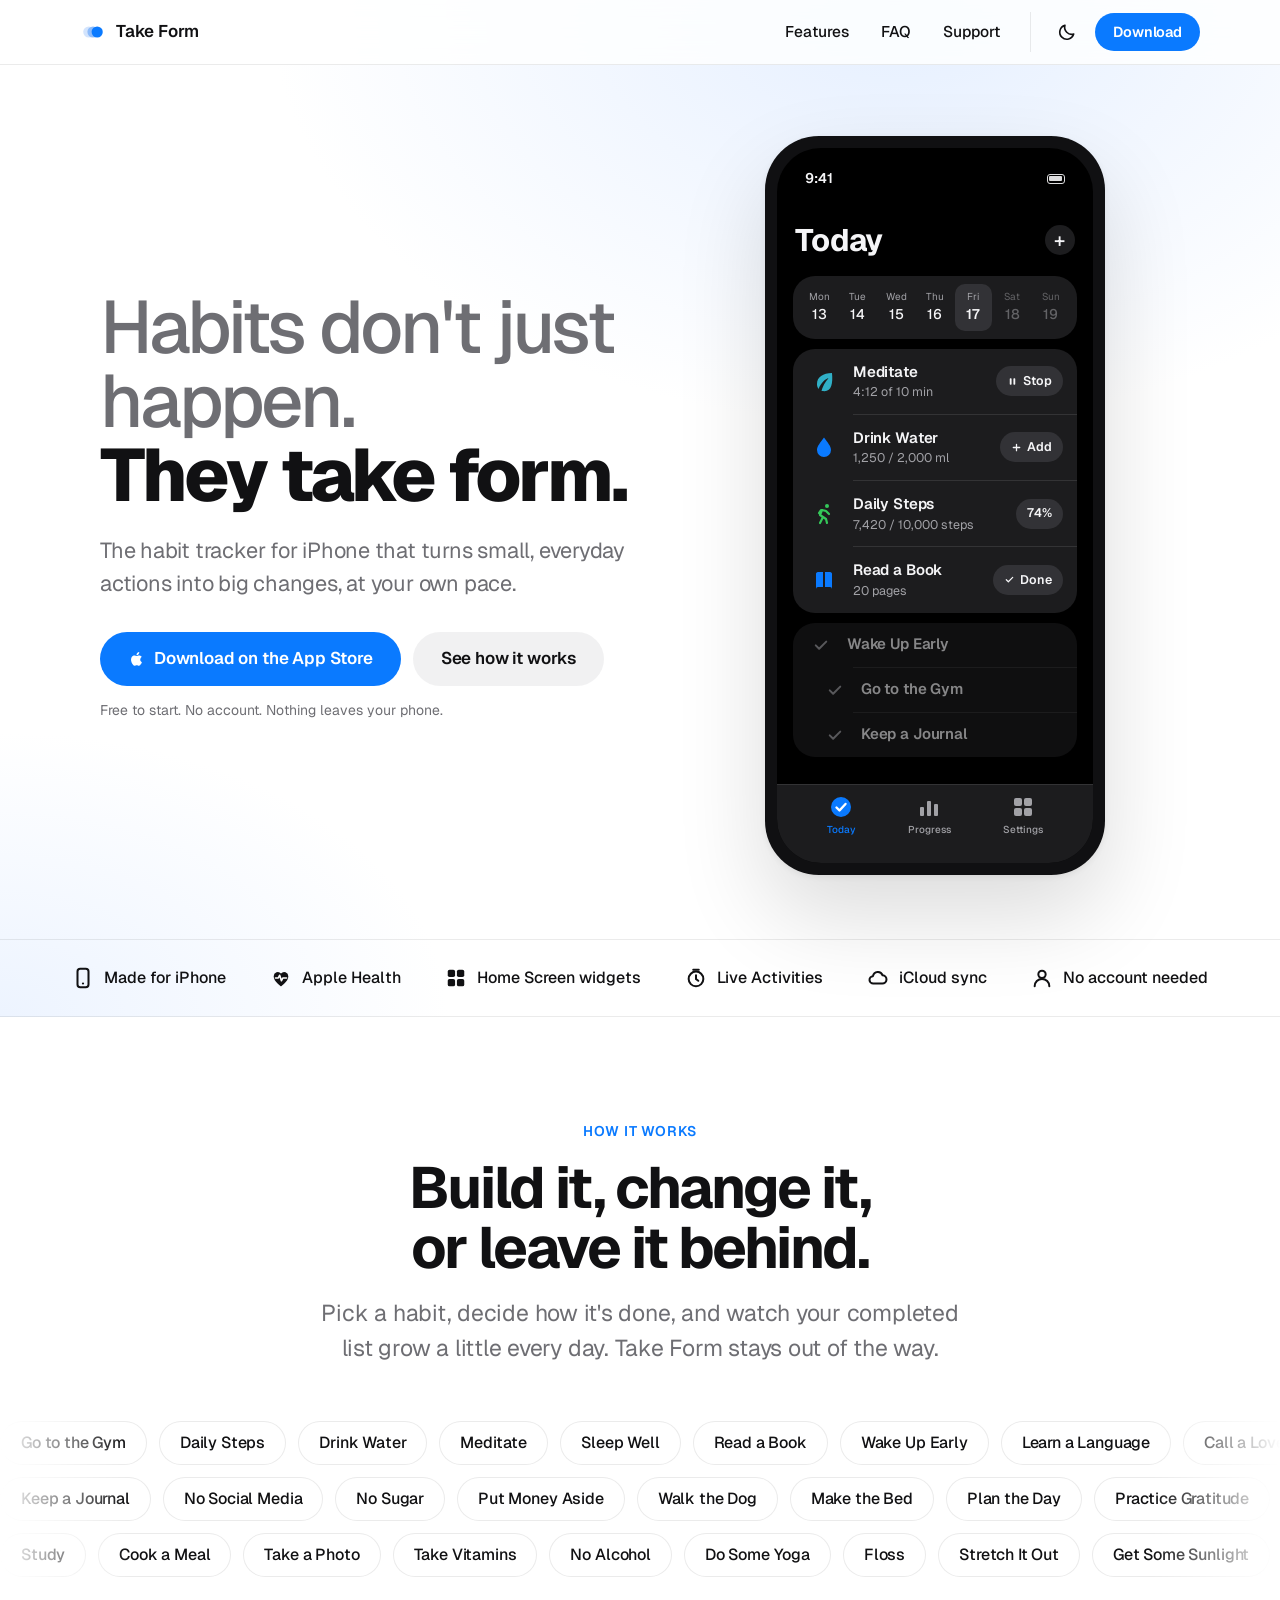
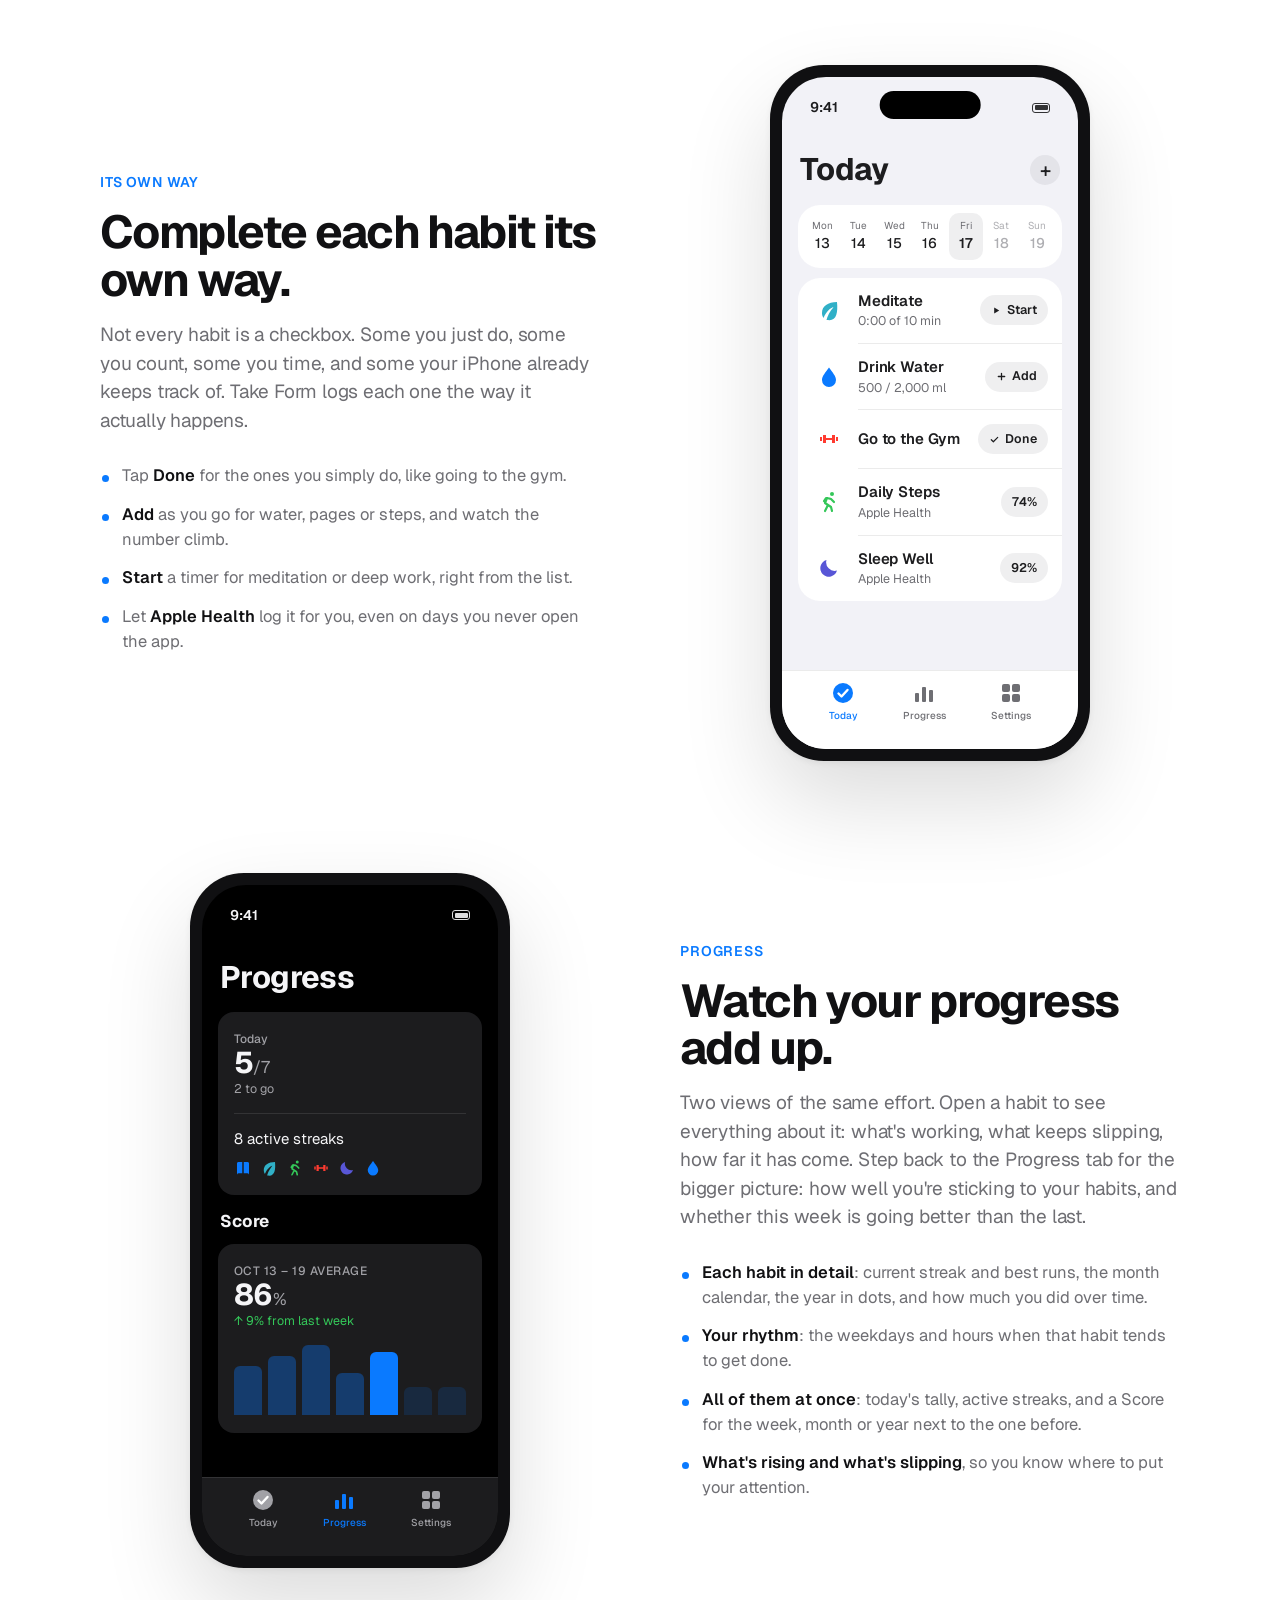
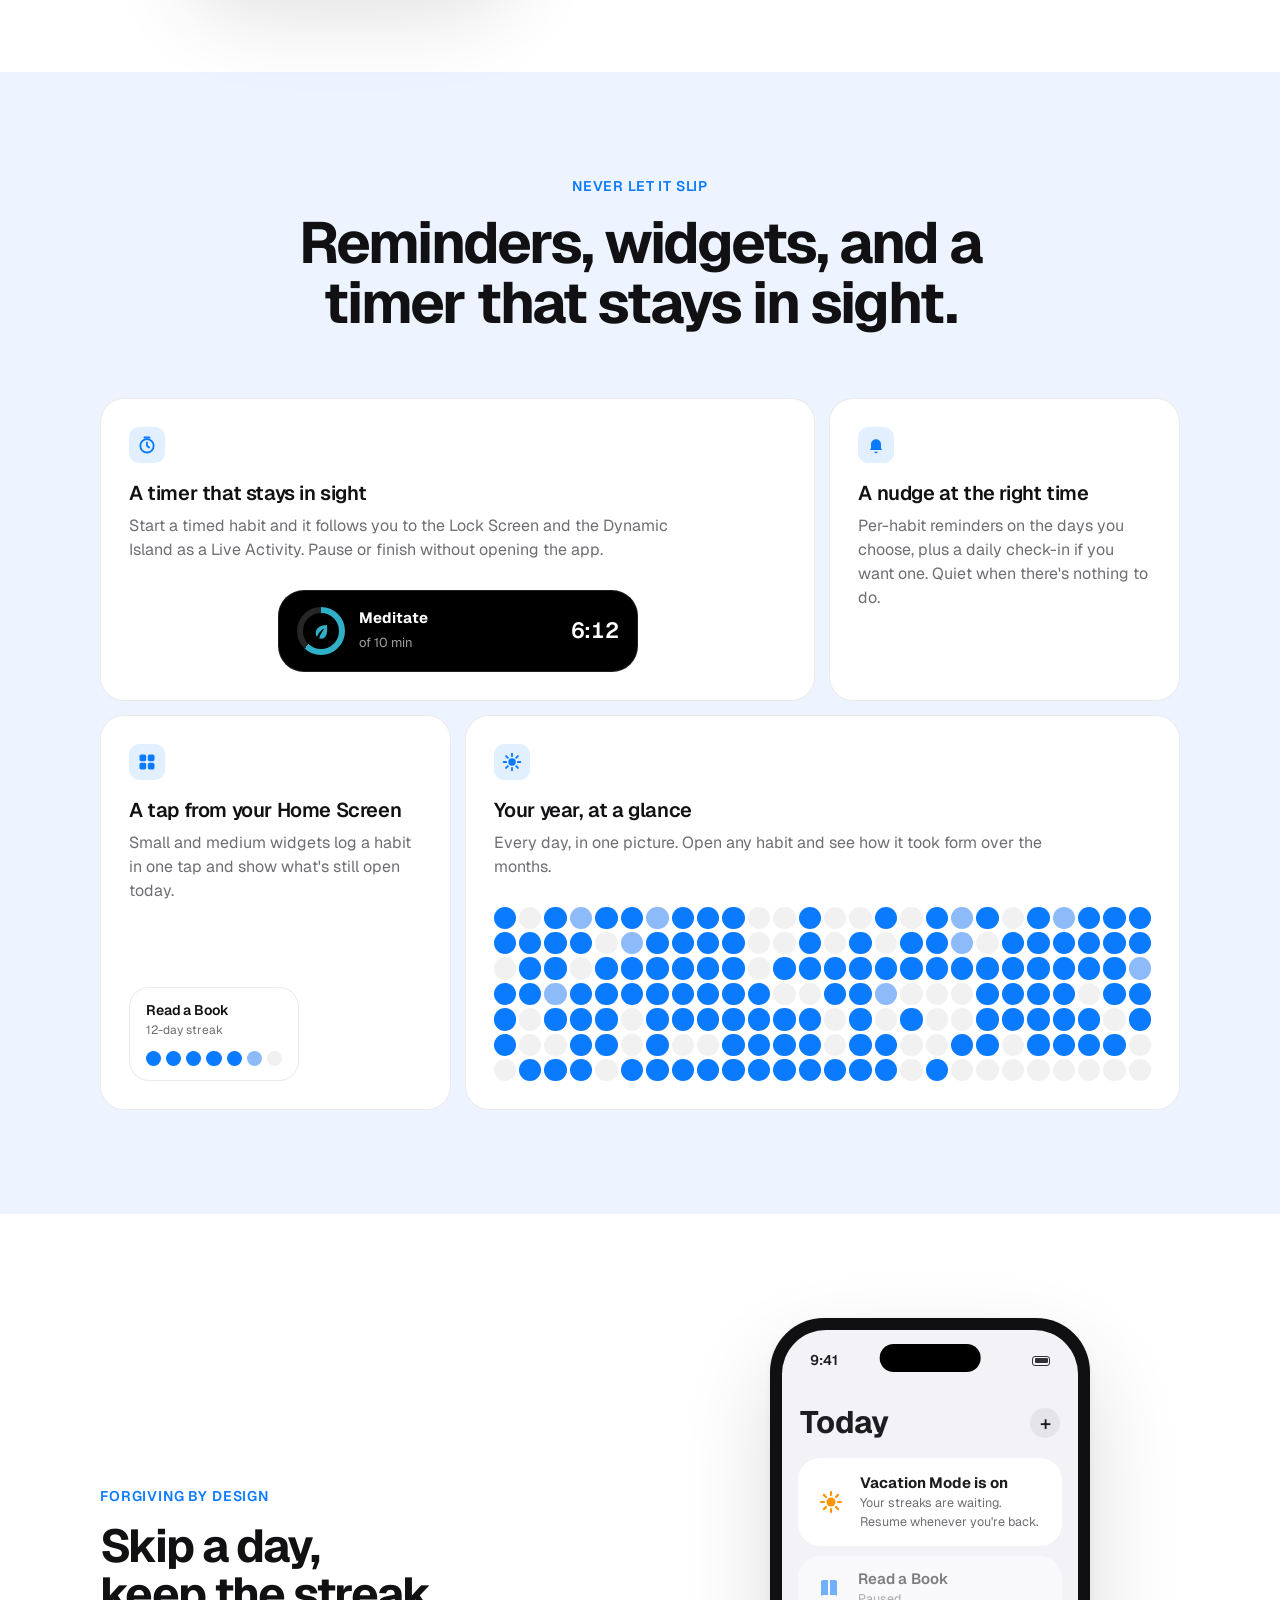
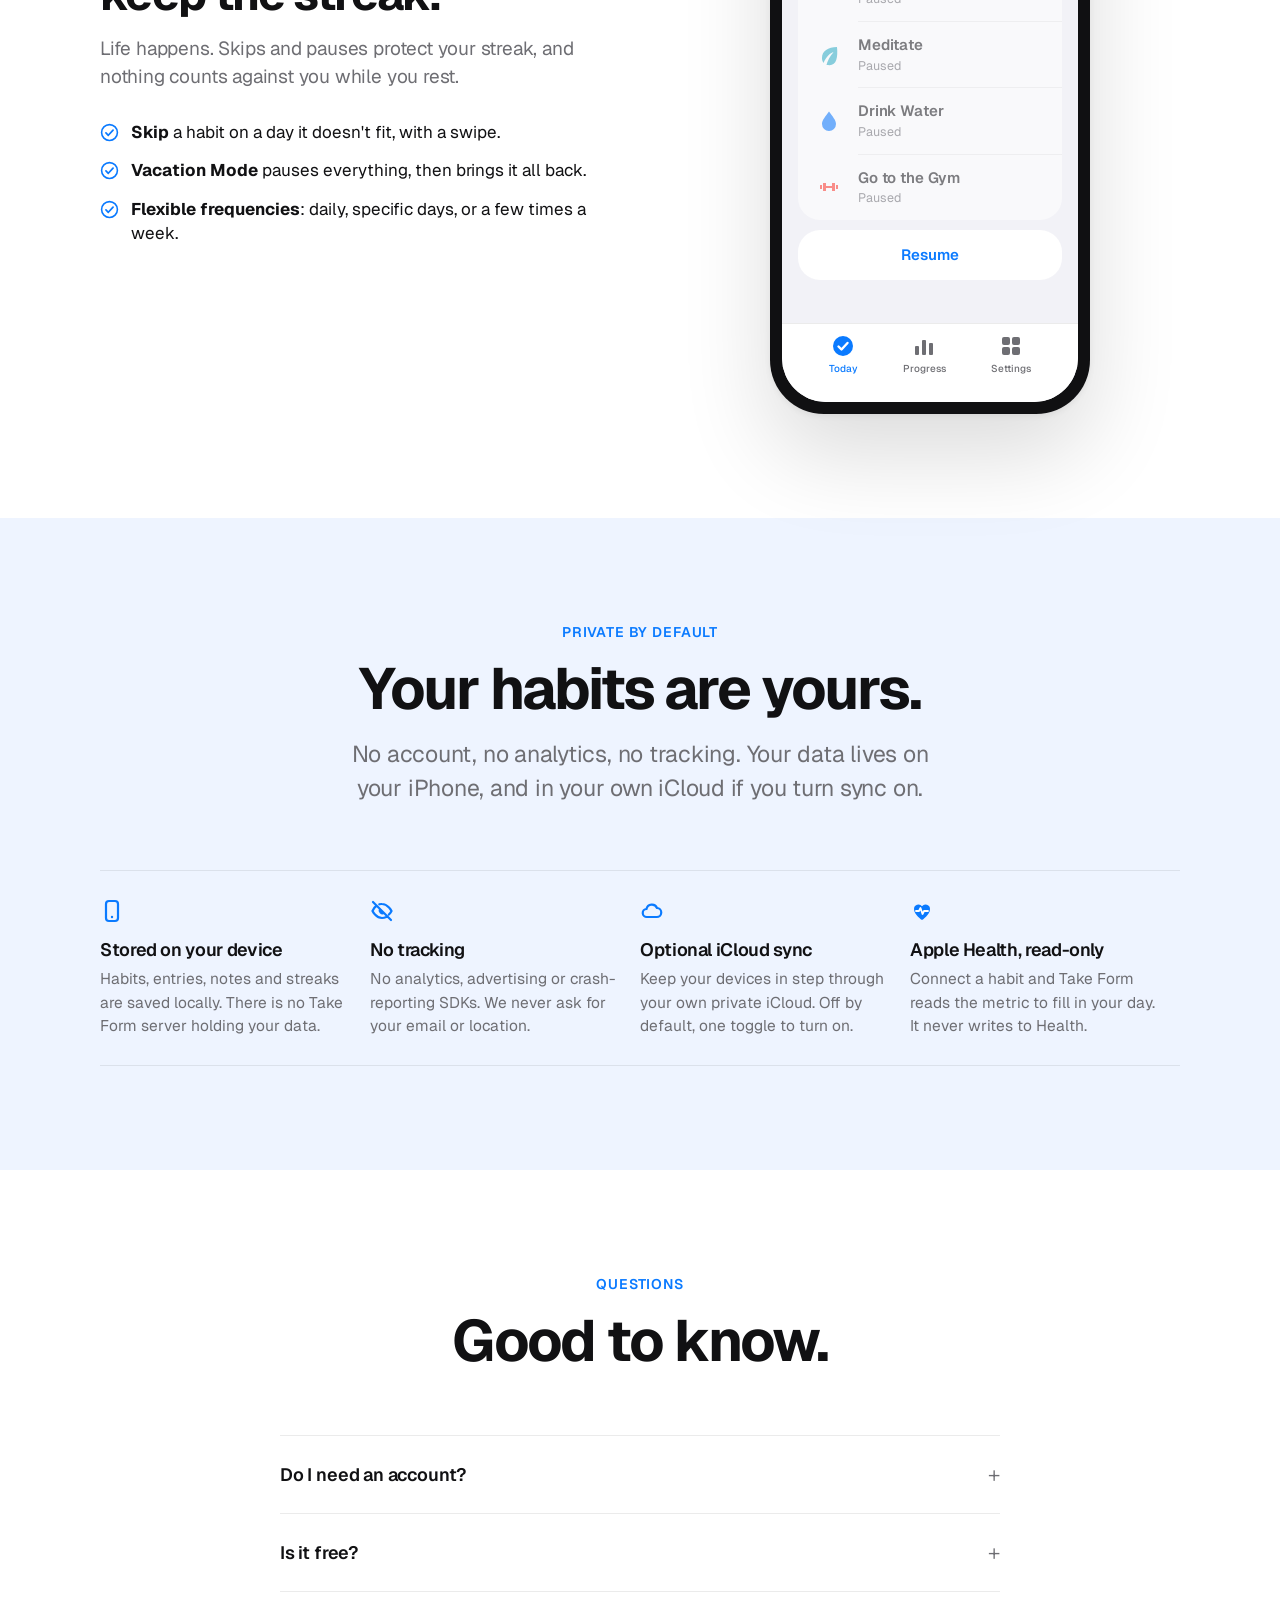
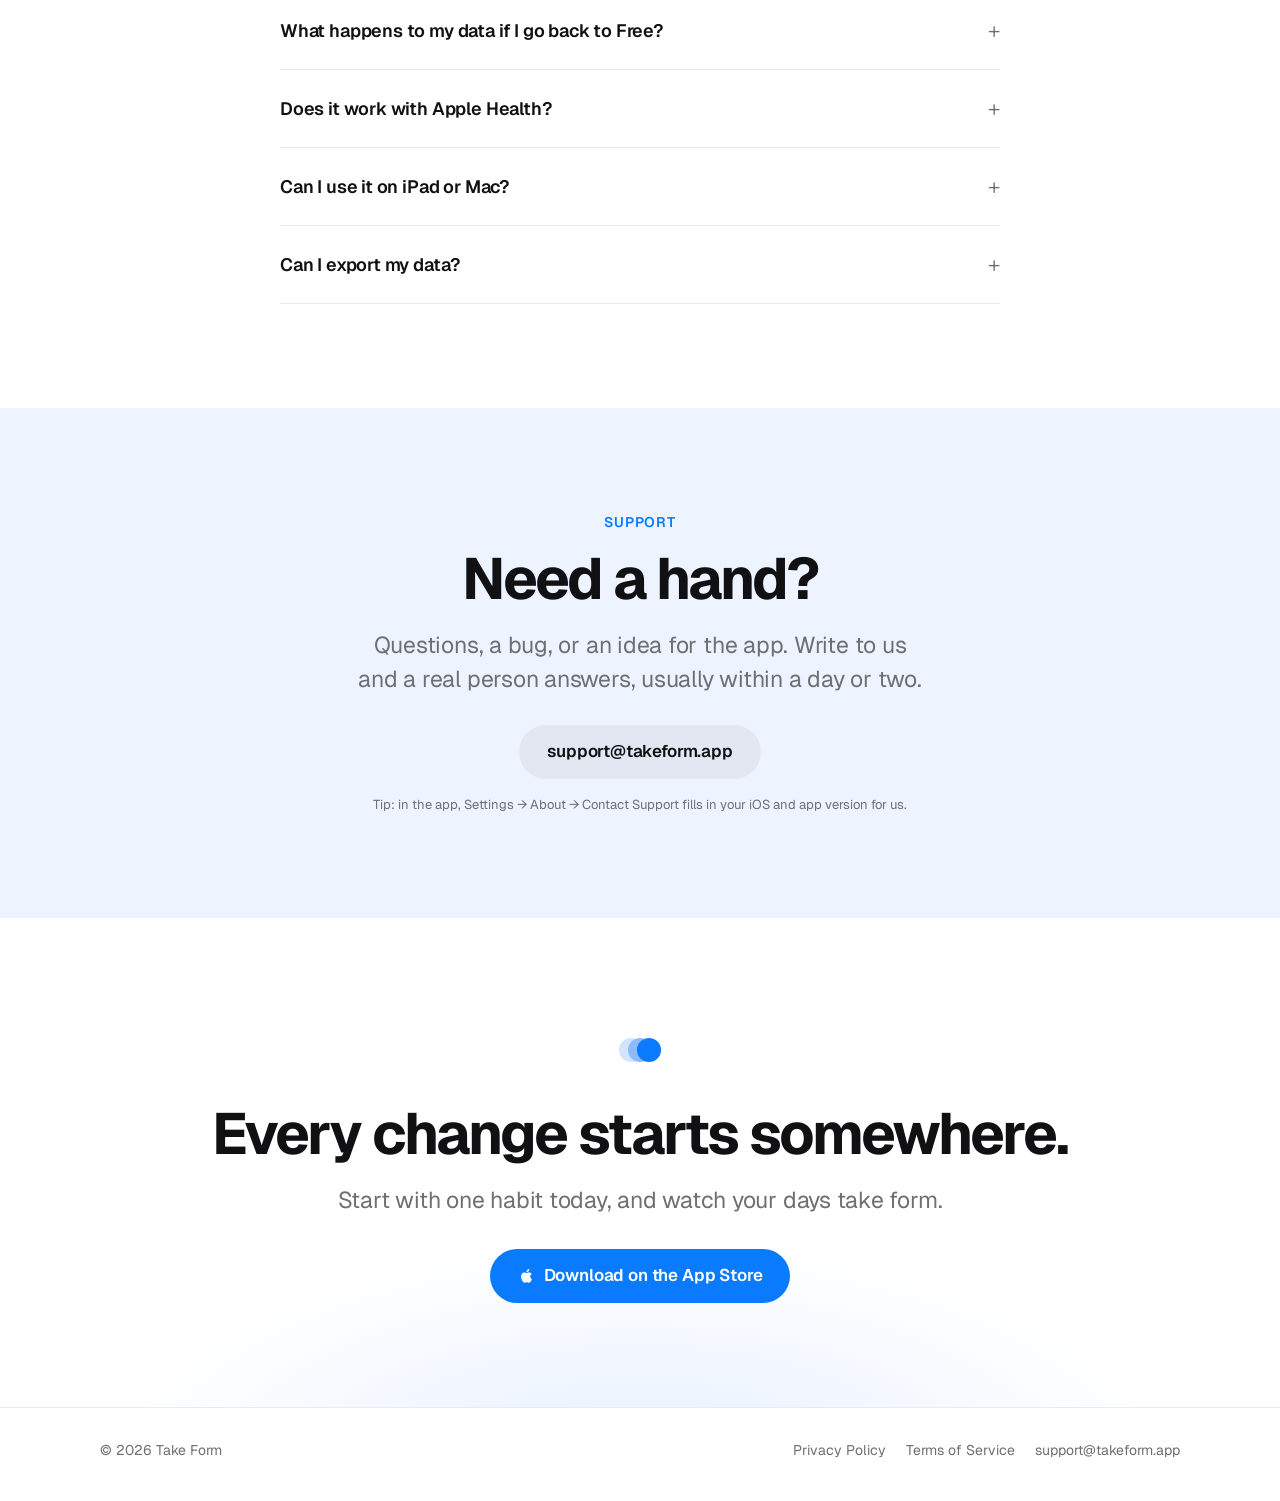
<file: index.html>
<!DOCTYPE html>
<html lang="en">
<head>
  <meta charset="UTF-8">
  <meta name="viewport" content="width=device-width, initial-scale=1.0">
  <title>Take Form — Habit tracker, streaks &amp; stats</title>
  <meta name="description" content="Habits don't just happen. They take form. Take Form is a habit tracker for iPhone that helps you make big changes through small, everyday actions, at your own pace.">
  <meta name="theme-color" content="#ffffff" media="(prefers-color-scheme: light)">
  <meta name="theme-color" content="#000000" media="(prefers-color-scheme: dark)">
  <meta property="og:title" content="Take Form — Habit tracker, streaks &amp; stats">
  <meta property="og:description" content="Habits don't just happen. They take form. Small, everyday actions, at your own pace.">
  <meta property="og:type" content="website">
  <meta property="og:image" content="assets/og.png">
  <meta name="twitter:card" content="summary_large_image">
  <link rel="icon" href="assets/icon.svg" type="image/svg+xml">
  <link rel="apple-touch-icon" href="assets/icon.svg">
  <link rel="preconnect" href="https://fonts.googleapis.com">
  <link rel="preconnect" href="https://fonts.gstatic.com" crossorigin>
  <link rel="stylesheet" href="https://fonts.googleapis.com/css2?family=Geist:wght@400;500;600;700;800&display=swap">
  <link rel="stylesheet" href="assets/site.css?v=1792449239">
</head>
<body>

<svg width="0" height="0" style="position:absolute" aria-hidden="true">
  <defs>
    <symbol id="discs" viewBox="0 0 1024 1024">
      <circle cx="347" cy="512" r="220" fill="var(--disc-1)"/>
      <circle cx="512" cy="512" r="220" fill="var(--disc-2)"/>
      <circle cx="677" cy="512" r="220" fill="var(--blue)"/>
    </symbol>
    <symbol id="check" viewBox="0 0 24 24"><path d="M5 12.5l4.5 4.5L19 7.5" fill="none" stroke="currentColor" stroke-width="2.6" stroke-linecap="round" stroke-linejoin="round"/></symbol>
    <symbol id="check-circle" viewBox="0 0 24 24"><circle cx="12" cy="12" r="10" fill="currentColor"/><path d="M7.5 12.5l3 3 6-6.5" fill="none" stroke="#fff" stroke-width="2.4" stroke-linecap="round" stroke-linejoin="round"/></symbol>
    <symbol id="lock" viewBox="0 0 24 24"><rect x="5" y="10.5" width="14" height="10" rx="2.5" fill="currentColor"/><path d="M8 10.5V8a4 4 0 018 0v2.5" fill="none" stroke="currentColor" stroke-width="2.2"/></symbol>
    <symbol id="infinity" viewBox="0 0 24 24"><path d="M6.5 8.5c-2 0-3.5 1.6-3.5 3.5s1.5 3.5 3.5 3.5c3 0 5-7 11-7 2 0 3.5 1.6 3.5 3.5s-1.5 3.5-3.5 3.5c-3 0-5-7-11-7z" fill="none" stroke="currentColor" stroke-width="2.2" stroke-linecap="round"/></symbol>
    <symbol id="play" viewBox="0 0 24 24"><path d="M7 5.5v13l11-6.5z" fill="currentColor"/></symbol>
    <symbol id="plus" viewBox="0 0 24 24"><path d="M12 5v14M5 12h14" fill="none" stroke="currentColor" stroke-width="2.8" stroke-linecap="round"/></symbol>
    <symbol id="book" viewBox="0 0 24 24"><path d="M4 5.5A2 2 0 016 4h5v15H6a2 2 0 00-2 2zM20 5.5A2 2 0 0018 4h-5v15h5a2 2 0 012 2z" fill="currentColor"/></symbol>
    <symbol id="drop" viewBox="0 0 24 24"><path d="M12 2.5c3.5 5 7 8.5 7 12.5a7 7 0 01-14 0c0-4 3.5-7.5 7-12.5z" fill="currentColor"/></symbol>
    <symbol id="moon" viewBox="0 0 24 24"><path d="M20 14.5A8.5 8.5 0 019.5 4a8.5 8.5 0 1010.5 10.5z" fill="currentColor"/></symbol>
    <symbol id="run" viewBox="0 0 24 24"><circle cx="15" cy="4" r="2" fill="currentColor"/><path d="M8 21l3-6-3-2 2-5 4 1 3 3M11 15l3 2 1 4M7 11l2-3 4 .5" fill="none" stroke="currentColor" stroke-width="2.2" stroke-linecap="round" stroke-linejoin="round"/></symbol>
    <symbol id="dumbbell" viewBox="0 0 24 24"><path d="M3 10h2v4H3zM19 10h2v4h-2zM6 8h3v8H6zM15 8h3v8h-3zM9 11h6v2H9z" fill="currentColor"/></symbol>
    <symbol id="leaf" viewBox="0 0 24 24"><path d="M20 4c-9 0-15 4-15 11 0 2 .5 3.5 1.5 5 3-7 7-10 10-11-2 3-5 6-7 13 1 0 2 .2 3 .2 7 0 8.5-8 7.5-18.2z" fill="currentColor"/></symbol>
    <symbol id="heart" viewBox="0 0 24 24"><path d="M12 21s-8-5-8-11a4.5 4.5 0 018-2.8A4.5 4.5 0 0120 10c0 6-8 11-8 11z" fill="currentColor"/></symbol>
    <symbol id="bell" viewBox="0 0 24 24"><path d="M6 16V11a6 6 0 0112 0v5l1.5 2h-15zM10 20a2 2 0 004 0" fill="currentColor"/></symbol>
    <symbol id="chart" viewBox="0 0 24 24"><rect x="3" y="12" width="4" height="9" rx="1" fill="currentColor"/><rect x="10" y="6" width="4" height="15" rx="1" fill="currentColor"/><rect x="17" y="9" width="4" height="12" rx="1" fill="currentColor"/></symbol>
    <symbol id="grid" viewBox="0 0 24 24"><rect x="3" y="3" width="8" height="8" rx="2" fill="currentColor"/><rect x="13" y="3" width="8" height="8" rx="2" fill="currentColor"/><rect x="3" y="13" width="8" height="8" rx="2" fill="currentColor"/><rect x="13" y="13" width="8" height="8" rx="2" fill="currentColor"/></symbol>
    <symbol id="timer" viewBox="0 0 24 24"><circle cx="12" cy="13" r="8" fill="none" stroke="currentColor" stroke-width="2.2"/><path d="M12 9v4l2.5 2M9 3h6" fill="none" stroke="currentColor" stroke-width="2.2" stroke-linecap="round"/></symbol>
    <symbol id="pause" viewBox="0 0 24 24"><rect x="6" y="5" width="4" height="14" rx="1.5" fill="currentColor"/><rect x="14" y="5" width="4" height="14" rx="1.5" fill="currentColor"/></symbol>
    <symbol id="sun" viewBox="0 0 24 24"><circle cx="12" cy="12" r="4.5" fill="currentColor"/><path d="M12 2v3M12 19v3M2 12h3M19 12h3M4.9 4.9l2.1 2.1M17 17l2.1 2.1M4.9 19.1L7 17M17 7l2.1-2.1" stroke="currentColor" stroke-width="2.2" stroke-linecap="round"/></symbol>
    <symbol id="iphone" viewBox="0 0 24 24"><rect x="6" y="2" width="12" height="20" rx="3" fill="none" stroke="currentColor" stroke-width="2.2"/><circle cx="12" cy="18" r="1.2" fill="currentColor"/></symbol>
    <symbol id="cloud" viewBox="0 0 24 24"><path d="M7 18a4 4 0 01-.5-8A5.5 5.5 0 0117 9a4.5 4.5 0 01-.5 9z" fill="currentColor"/></symbol>
    <symbol id="eye-off" viewBox="0 0 24 24"><path d="M3 3l18 18M10 10a3 3 0 004 4M6.5 6.7C4 8.3 2.5 12 2.5 12s3.5 7 9.5 7c1.6 0 3-.4 4.3-1M9.3 5.3A9 9 0 0112 5c6 0 9.5 7 9.5 7s-.9 1.8-2.6 3.6" fill="none" stroke="currentColor" stroke-width="2.2" stroke-linecap="round"/></symbol>
    <symbol id="health" viewBox="0 0 24 24"><path d="M12 21s-8-5-8-11a4.5 4.5 0 018-2.8A4.5 4.5 0 0120 10c0 6-8 11-8 11z" fill="currentColor"/><path d="M6 12h3l1.5-3 2 6 1.5-3H18" fill="none" stroke="#fff" stroke-width="1.8" stroke-linecap="round" stroke-linejoin="round"/></symbol>
    <symbol id="export" viewBox="0 0 24 24"><path d="M12 3v11M8 7l4-4 4 4M5 13v6h14v-6" fill="none" stroke="currentColor" stroke-width="2.2" stroke-linecap="round" stroke-linejoin="round"/></symbol>
    <symbol id="note" viewBox="0 0 24 24"><path d="M5 4h10l4 4v12H5z" fill="currentColor"/><path d="M8 12h8M8 16h5" stroke="#fff" stroke-width="1.6" stroke-linecap="round"/></symbol>
    <symbol id="arrow" viewBox="0 0 24 24"><path d="M5 12h13M13 6l6 6-6 6" fill="none" stroke="currentColor" stroke-width="2.4" stroke-linecap="round" stroke-linejoin="round"/></symbol>
    <symbol id="apple" viewBox="0 0 24 24"><path d="M16.4 12.7c0-2.4 2-3.5 2-3.6-1.1-1.6-2.8-1.8-3.4-1.9-1.4-.1-2.8.9-3.5.9-.7 0-1.8-.8-3-.8-1.5 0-2.9.9-3.7 2.3-1.6 2.8-.4 6.8 1.1 9 .8 1.1 1.7 2.3 2.8 2.3 1.1 0 1.6-.7 2.9-.7 1.4 0 1.8.7 3 .7s2-1.1 2.7-2.2c.9-1.3 1.2-2.5 1.2-2.5s-2.3-.9-2.3-3.5zM14.1 5.6c.6-.8 1-1.8.9-2.9-.9 0-2 .6-2.7 1.4-.6.7-1.1 1.8-1 2.8 1 .1 2.1-.5 2.8-1.3z" fill="currentColor"/></symbol>
      <symbol id="icloud" viewBox="0 0 24 24"><path d="M7 18a4 4 0 01-.5-8A5.5 5.5 0 0117 9a4.5 4.5 0 01-.5 9z" fill="none" stroke="currentColor" stroke-width="2.2" stroke-linejoin="round"/></symbol>
    <symbol id="person-off" viewBox="0 0 24 24"><circle cx="12" cy="8" r="4" fill="none" stroke="currentColor" stroke-width="2.2"/><path d="M4 21a8 8 0 0116 0" fill="none" stroke="currentColor" stroke-width="2.2" stroke-linecap="round"/></symbol>
    <symbol id="check-sm" viewBox="0 0 24 24"><circle cx="12" cy="12" r="10" fill="none" stroke="currentColor" stroke-width="2"/><path d="M7.5 12.5l3 3 6-6.5" fill="none" stroke="currentColor" stroke-width="2.2" stroke-linecap="round" stroke-linejoin="round"/></symbol>
    <symbol id="moon-o" viewBox="0 0 24 24"><path d="M20 14.5A8.5 8.5 0 019.5 4a8.5 8.5 0 1010.5 10.5z" fill="none" stroke="currentColor" stroke-width="2" stroke-linejoin="round"/></symbol>
    <symbol id="sun-o" viewBox="0 0 24 24"><circle cx="12" cy="12" r="4" fill="none" stroke="currentColor" stroke-width="2"/><path d="M12 2.5v2.5M12 19v2.5M2.5 12H5M19 12h2.5M5.3 5.3l1.8 1.8M16.9 16.9l1.8 1.8M5.3 18.7l1.8-1.8M16.9 7.1l1.8-1.8" stroke="currentColor" stroke-width="2" stroke-linecap="round"/></symbol>
    <symbol id="phone" viewBox="0 0 24 24"><path d="M6.5 3h3l1.5 4-2 1.5a11 11 0 006.5 6.5L17 13l4 1.5v3a2 2 0 01-2 2A16 16 0 014.5 5a2 2 0 012-2z" fill="currentColor"/></symbol>
    <symbol id="pencil" viewBox="0 0 24 24"><path d="M4 20l4-1 11-11-3-3L5 16l-1 4z" fill="currentColor"/></symbol>
    <symbol id="bed" viewBox="0 0 24 24"><path d="M3 18V9h2v4h14V9h2v9h-2v-2H5v2z" fill="currentColor"/><rect x="6" y="6" width="5" height="4" rx="1.5" fill="currentColor"/><rect x="13" y="6" width="5" height="4" rx="1.5" fill="currentColor"/></symbol>
    <symbol id="alarm" viewBox="0 0 24 24"><circle cx="12" cy="13" r="7.5" fill="none" stroke="currentColor" stroke-width="2.2"/><path d="M12 9v4l2.5 2M4 6l3-2.5M20 6l-3-2.5" fill="none" stroke="currentColor" stroke-width="2.2" stroke-linecap="round"/></symbol>
    <symbol id="nosign" viewBox="0 0 24 24"><circle cx="12" cy="12" r="8.5" fill="none" stroke="currentColor" stroke-width="2.4"/><path d="M6.5 6.5l11 11" stroke="currentColor" stroke-width="2.4" stroke-linecap="round"/></symbol>
    <symbol id="banknote" viewBox="0 0 24 24"><rect x="2.5" y="6" width="19" height="12" rx="2.5" fill="currentColor"/><circle cx="12" cy="12" r="3" fill="#fff" opacity=".9"/></symbol>
    <symbol id="globe" viewBox="0 0 24 24"><circle cx="12" cy="12" r="9" fill="none" stroke="currentColor" stroke-width="2.2"/><path d="M3 12h18M12 3c3 3.5 3 14.5 0 18M12 3c-3 3.5-3 14.5 0 18" fill="none" stroke="currentColor" stroke-width="2.2"/></symbol>
    <symbol id="pill" viewBox="0 0 24 24"><rect x="3" y="9" width="18" height="7" rx="3.5" transform="rotate(-45 12 12)" fill="currentColor"/></symbol>
    <symbol id="list" viewBox="0 0 24 24"><path d="M5 7h2M10 7h9M5 12h2M10 12h9M5 17h2M10 17h9" stroke="currentColor" stroke-width="2.4" stroke-linecap="round"/></symbol>
    <symbol id="target" viewBox="0 0 24 24"><circle cx="12" cy="12" r="9" fill="none" stroke="currentColor" stroke-width="2.2"/><circle cx="12" cy="12" r="5" fill="none" stroke="currentColor" stroke-width="2.2"/><circle cx="12" cy="12" r="1.6" fill="currentColor"/></symbol>
    <symbol id="dog" viewBox="0 0 24 24"><path d="M5 10l2-5 3 3h4l3-3 2 5v4a7 7 0 01-14 0z" fill="currentColor"/></symbol>
    <symbol id="sparkle" viewBox="0 0 24 24"><path d="M12 3l2 6 6 2-6 2-2 6-2-6-6-2 6-2z" fill="currentColor"/></symbol>
    <symbol id="camera" viewBox="0 0 24 24"><path d="M4 8h3l1.5-2h7L17 8h3v11H4z" fill="currentColor"/><circle cx="12" cy="13.5" r="3" fill="#fff" opacity=".9"/></symbol>
    <symbol id="pan" viewBox="0 0 24 24"><circle cx="10" cy="13" r="6" fill="currentColor"/><path d="M15 11l6-4" stroke="currentColor" stroke-width="2.6" stroke-linecap="round"/></symbol>
  </defs>
</svg>

<header class="nav">
  <div class="pill">
    <a class="brand" href="#top" aria-label="Take Form home"><svg class="mark" aria-hidden="true"><use href="#discs"/></svg><span>Take Form</span></a>
    <nav class="nav-links" aria-label="Sections">
      <a class="link" href="#features">Features</a>
      <a class="link" href="#faq">FAQ</a>
      <a class="link" href="#support">Support</a>
    </nav>
    <div class="nav-right">
      <button id="theme" class="theme-toggle" type="button" aria-label="Switch between light and dark mode">
        <svg class="moon" aria-hidden="true"><use href="#moon-o"/></svg>
        <svg class="sun" aria-hidden="true"><use href="#sun-o"/></svg>
      </button>
      <a class="btn btn-primary btn-sm" href="https://apps.apple.com/app/id6760654043">Download</a>
    </div>
  </div>
</header>

<main id="top">

  <!-- ====================== HERO ====================== -->
  <section class="hero">
    <div class="wrap hero-grid">
      <div class="hero-copy">
      <h1><span class="h1-quiet">Habits don't just happen.</span><br><span class="h1-loud">They take form.</span></h1>
      <p class="lead">The habit tracker for iPhone that turns small, everyday actions into big changes, at your own pace.</p>
      <div class="cta">
        <a class="btn btn-primary btn-lg" href="https://apps.apple.com/app/id6760654043">
          <svg width="18" height="18" aria-hidden="true"><use href="#apple"/></svg>
          Download on the App Store
        </a>
        <a class="btn btn-quiet btn-lg" href="#features">See how it works</a>
      </div>
      <p class="fine">Free to start. No account. Nothing leaves your phone.</p>
      </div>
      <div class="hero-phone">
        <div class="phone dark" role="img" aria-label="Take Form's Today screen with a week strip, pending habits and a dimmed completed section">
            <div class="screen">
              <div class="island"></div>
              <div class="statusbar"><span>9:41</span><span class="right"><i></i></span></div>
              <div class="content">
                <div class="navtitle"><b>Today</b><span class="plus">+</span></div>
                <div class="card weekstrip">
                  <div><small>Mon</small><b>13</b></div><div><small>Tue</small><b>14</b></div><div><small>Wed</small><b>15</b></div><div><small>Thu</small><b>16</b></div><div class="sel"><small>Fri</small><b>17</b></div><div class="fut"><small>Sat</small><b>18</b></div><div class="fut"><small>Sun</small><b>19</b></div>
                </div>
                <div class="card rows">
                  <div class="row">
                    <div class="ico" style="color:var(--teal)"><svg><use href="#leaf"/></svg></div>
                    <div class="txt"><b>Meditate</b><span>4:12 of 10 min</span></div>
                    <span class="cap"><svg><use href="#pause"/></svg>Stop</span>
                  </div>
                  <div class="row">
                    <div class="ico" style="color:var(--blue)"><svg><use href="#drop"/></svg></div>
                    <div class="txt"><b>Drink Water</b><span>1,250 / 2,000 ml</span></div>
                    <span class="cap"><svg><use href="#plus"/></svg>Add</span>
                  </div>
                  <div class="row">
                    <div class="ico" style="color:var(--green)"><svg><use href="#run"/></svg></div>
                    <div class="txt"><b>Daily Steps</b><span>7,420 / 10,000 steps</span></div>
                    <span class="cap">74%</span>
                  </div>
                  <div class="row">
                    <div class="ico" style="color:var(--blue)"><svg><use href="#book"/></svg></div>
                    <div class="txt"><b>Read a Book</b><span>20 pages</span></div>
                    <span class="cap"><svg><use href="#check"/></svg>Done</span>
                  </div>
                </div>
                <div class="card rows done">
                  <div class="row"><div class="ico"><svg><use href="#check"/></svg></div><div class="txt"><b>Wake Up Early</b></div></div>
                  <div class="row"><div class="ico"><svg><use href="#check"/></svg></div><div class="txt"><b>Go to the Gym</b></div></div>
                  <div class="row"><div class="ico"><svg><use href="#check"/></svg></div><div class="txt"><b>Keep a Journal</b></div></div>
                </div>
              </div>
              <div class="tabbar"><div class="on"><svg><use href="#check-circle"/></svg>Today</div><div class=""><svg><use href="#chart"/></svg>Progress</div><div class=""><svg><use href="#grid"/></svg>Settings</div></div>
            </div>
          </div>
      </div>
    </div>
    <div class="strip" aria-label="At a glance">
      <ul>
        <li><svg><use href="#iphone"/></svg>Made for iPhone</li>
        <li><svg><use href="#health"/></svg>Apple Health</li>
        <li><svg><use href="#grid"/></svg>Home Screen widgets</li>
        <li><svg><use href="#timer"/></svg>Live Activities</li>
        <li><svg><use href="#icloud"/></svg>iCloud sync</li>
        <li><svg><use href="#person-off"/></svg>No account needed</li>
      </ul>
    </div>
  </section>

  <!-- ====================== HOW IT WORKS ====================== -->
  <section id="features">
    <div class="wrap">
      <div class="section-head reveal">
        <p class="eyebrow">How it works</p>
        <h2>Build it, change it,<br>or leave it behind.</h2>
        <p class="lead">Pick a habit, decide how it's done, and watch your completed list grow a little every day. Take Form stays out of the way.</p>
      </div>
    </div>
    <div class="chips" aria-label="Some of the habits you can start with">
      <div class="chips-row"><div class="chips-track"><span class="chip">Go to the Gym</span><span class="chip">Daily Steps</span><span class="chip">Drink Water</span><span class="chip">Meditate</span><span class="chip">Sleep Well</span><span class="chip">Read a Book</span><span class="chip">Wake Up Early</span><span class="chip">Learn a Language</span><span class="chip">Call a Loved One</span><span class="chip">Go to the Gym</span><span class="chip">Daily Steps</span><span class="chip">Drink Water</span><span class="chip">Meditate</span><span class="chip">Sleep Well</span><span class="chip">Read a Book</span><span class="chip">Wake Up Early</span><span class="chip">Learn a Language</span><span class="chip">Call a Loved One</span></div></div>
      <div class="chips-row reverse"><div class="chips-track"><span class="chip">Keep a Journal</span><span class="chip">No Social Media</span><span class="chip">No Sugar</span><span class="chip">Put Money Aside</span><span class="chip">Walk the Dog</span><span class="chip">Make the Bed</span><span class="chip">Plan the Day</span><span class="chip">Practice Gratitude</span><span class="chip">Do Some Deep Work</span><span class="chip">Keep a Journal</span><span class="chip">No Social Media</span><span class="chip">No Sugar</span><span class="chip">Put Money Aside</span><span class="chip">Walk the Dog</span><span class="chip">Make the Bed</span><span class="chip">Plan the Day</span><span class="chip">Practice Gratitude</span><span class="chip">Do Some Deep Work</span></div></div>
      <div class="chips-row"><div class="chips-track"><span class="chip">Study</span><span class="chip">Cook a Meal</span><span class="chip">Take a Photo</span><span class="chip">Take Vitamins</span><span class="chip">No Alcohol</span><span class="chip">Do Some Yoga</span><span class="chip">Floss</span><span class="chip">Stretch It Out</span><span class="chip">Get Some Sunlight</span><span class="chip">Study</span><span class="chip">Cook a Meal</span><span class="chip">Take a Photo</span><span class="chip">Take Vitamins</span><span class="chip">No Alcohol</span><span class="chip">Do Some Yoga</span><span class="chip">Floss</span><span class="chip">Stretch It Out</span><span class="chip">Get Some Sunlight</span></div></div>
    </div>
    <div class="wrap">

      <div class="feature reveal">
        <div class="copy">
          <p class="eyebrow">Its own way</p>
          <h2>Complete each habit its own way.</h2>
          <p class="lead">Not every habit is a checkbox. Some you just do, some you count, some you time, and some your iPhone already keeps track of. Take Form logs each one the way it actually happens.</p>
          <ul class="dots-list">
            <li>Tap <strong>Done</strong> for the ones you simply do, like going to the gym.</li>
            <li><strong>Add</strong> as you go for water, pages or steps, and watch the number climb.</li>
            <li><strong>Start</strong> a timer for meditation or deep work, right from the list.</li>
            <li>Let <strong>Apple Health</strong> log it for you, even on days you never open the app.</li>
          </ul>
        </div>
        <div class="art"><div class="phone light" role="img" aria-label="A Today list with a timer, a counted habit and two Apple Health habits">
            <div class="screen">
              <div class="island"></div>
              <div class="statusbar"><span>9:41</span><span class="right"><i></i></span></div>
              <div class="content">
                <div class="navtitle"><b>Today</b><span class="plus">+</span></div>
                <div class="card weekstrip">
                  <div><small>Mon</small><b>13</b></div><div><small>Tue</small><b>14</b></div><div><small>Wed</small><b>15</b></div><div><small>Thu</small><b>16</b></div><div class="sel"><small>Fri</small><b>17</b></div><div class="fut"><small>Sat</small><b>18</b></div><div class="fut"><small>Sun</small><b>19</b></div>
                </div>
                <div class="card rows">
                  <div class="row">
                    <div class="ico" style="color:var(--teal)"><svg><use href="#leaf"/></svg></div>
                    <div class="txt"><b>Meditate</b><span>0:00 of 10 min</span></div>
                    <span class="cap"><svg><use href="#play"/></svg>Start</span>
                  </div>
                  <div class="row">
                    <div class="ico" style="color:var(--blue)"><svg><use href="#drop"/></svg></div>
                    <div class="txt"><b>Drink Water</b><span>500 / 2,000 ml</span></div>
                    <span class="cap"><svg><use href="#plus"/></svg>Add</span>
                  </div>
                  <div class="row">
                    <div class="ico" style="color:var(--red)"><svg><use href="#dumbbell"/></svg></div>
                    <div class="txt"><b>Go to the Gym</b></div>
                    <span class="cap"><svg><use href="#check"/></svg>Done</span>
                  </div>
                  <div class="row">
                    <div class="ico" style="color:var(--green)"><svg><use href="#run"/></svg></div>
                    <div class="txt"><b>Daily Steps</b><span>Apple Health</span></div>
                    <span class="cap">74%</span>
                  </div>
                  <div class="row">
                    <div class="ico" style="color:var(--indigo)"><svg><use href="#moon"/></svg></div>
                    <div class="txt"><b>Sleep Well</b><span>Apple Health</span></div>
                    <span class="cap">92%</span>
                  </div>
                </div>
              </div>
              <div class="tabbar"><div class="on"><svg><use href="#check-circle"/></svg>Today</div><div class=""><svg><use href="#chart"/></svg>Progress</div><div class=""><svg><use href="#grid"/></svg>Settings</div></div>
            </div>
          </div></div>
      </div>

      <div class="feature flip reveal" id="progress">
        <div class="copy">
          <p class="eyebrow">Progress</p>
          <h2>Watch your progress add up.</h2>
          <p class="lead">Two views of the same effort. Open a habit to see everything about it: what's working, what keeps slipping, how far it has come. Step back to the Progress tab for the bigger picture: how well you're sticking to your habits, and whether this week is going better than the last.</p>
          <ul class="dots-list">
            <li><strong>Each habit in detail</strong>: current streak and best runs, the month calendar, the year in dots, and how much you did over time.</li>
            <li><strong>Your rhythm</strong>: the weekdays and hours when that habit tends to get done.</li>
            <li><strong>All of them at once</strong>: today's tally, active streaks, and a Score for the week, month or year next to the one before.</li>
            <li><strong>What's rising and what's slipping</strong>, so you know where to put your attention.</li>
          </ul>
        </div>
        <div class="art"><div class="phone dark" role="img" aria-label="The Progress tab with a Today 5 of 7 summary, active streaks and a weekly score chart">
            <div class="screen">
              <div class="island"></div>
              <div class="statusbar"><span>9:41</span><span class="right"><i></i></span></div>
              <div class="content">
                <div class="navtitle"><b>Progress</b></div>
                <div class="stat-card">
                  <div><p class="eyebrow">Today</p><div class="lockup">5<small>/7</small></div><span class="muted" style="font-size:12.5px">2 to go</span></div>
                  <hr>
                  <div><div style="font-size:15px">8 active streaks</div>
                    <div style="display:flex;gap:8px;margin-top:8px">
                      <svg width="18" height="18" style="color:var(--blue)"><use href="#book"/></svg><svg width="18" height="18" style="color:var(--teal)"><use href="#leaf"/></svg><svg width="18" height="18" style="color:var(--green)"><use href="#run"/></svg><svg width="18" height="18" style="color:var(--red)"><use href="#dumbbell"/></svg><svg width="18" height="18" style="color:var(--indigo)"><use href="#moon"/></svg><svg width="18" height="18" style="color:var(--blue)"><use href="#drop"/></svg>
                    </div></div>
                </div>
                <div style="font-weight:700;font-size:17px;padding:4px 2px 0">Score</div>
                <div class="stat-card">
                  <div><p class="eyebrow" style="text-transform:uppercase;letter-spacing:.04em">Oct 13 – 19 average</p><div class="lockup">86<small>%</small></div><span style="font-size:12.5px;color:var(--green)">↑ 9% from last week</span></div>
                  <div class="bars"><i style="height:70%"></i><i style="height:85%"></i><i style="height:100%"></i><i style="height:60%"></i><i class="on" style="height:90%"></i><i style="height:40%;opacity:.15"></i><i style="height:40%;opacity:.15"></i></div>
                </div>
              </div>
              <div class="tabbar"><div class=""><svg><use href="#check-circle"/></svg>Today</div><div class="on"><svg><use href="#chart"/></svg>Progress</div><div class=""><svg><use href="#grid"/></svg>Settings</div></div>
            </div>
          </div></div>
      </div>
    </div>
  </section>

  <!-- ====================== NEVER LET IT SLIP ====================== -->
  <section class="band">
    <div class="wrap">
      <div class="section-head reveal">
        <p class="eyebrow">Never let it slip</p>
        <h2>Reminders, widgets, and a timer that stays in sight.</h2>
      </div>
      <div class="grid">
        <div class="tile wide reveal">
          <div class="glyph"><svg><use href="#timer"/></svg></div>
          <h3>A timer that stays in sight</h3>
          <p>Start a timed habit and it follows you to the Lock Screen and the Dynamic Island as a Live Activity. Pause or finish without opening the app.</p>
          <div class="art" style="display:flex;justify-content:center">
            <div class="la" role="img" aria-label="Live Activity: Meditate, 6 minutes 12 seconds of 10 minutes">
              <div class="ring"><svg><use href="#leaf"/></svg></div>
              <div><b>Meditate</b><span>of 10 min</span></div>
              <div class="time">6:12</div>
            </div>
          </div>
        </div>
        <div class="tile reveal">
          <div class="glyph"><svg><use href="#bell"/></svg></div>
          <h3>A nudge at the right time</h3>
          <p>Per-habit reminders on the days you choose, plus a daily check-in if you want one. Quiet when there's nothing to do.</p>
        </div>
        <div class="tile reveal">
          <div class="glyph"><svg><use href="#grid"/></svg></div>
          <h3>A tap from your Home Screen</h3>
          <p>Small and medium widgets log a habit in one tap and show what's still open today.</p>
          <div class="art">
            <div class="mini-widget">
              <div class="t">Read a Book</div>
              <div class="s">12-day streak</div>
              <div class="dots"><i class="on"></i><i class="on"></i><i class="on"></i><i class="on"></i><i class="on"></i><i class="half"></i><i></i></div>
            </div>
          </div>
        </div>
        <div class="tile wide reveal">
          <div class="glyph"><svg><use href="#sun"/></svg></div>
          <h3>Your year, at a glance</h3>
          <p>Every day, in one picture. Open any habit and see how it took form over the months.</p>
          <div class="art"><div class="year" aria-hidden="true" id="yearGrid"></div></div>
        </div>
      </div>
    </div>
  </section>

  <!-- ====================== STREAKS ====================== -->
  <section>
    <div class="wrap">
      <div class="feature reveal">
        <div class="copy">
          <p class="eyebrow">Forgiving by design</p>
          <h2>Skip a day,<br>keep the streak.</h2>
          <p class="lead">Life happens. Skips and pauses protect your streak, and nothing counts against you while you rest.</p>
          <ul>
            <li><svg><use href="#check-sm"/></svg><span><strong>Skip</strong> a habit on a day it doesn't fit, with a swipe.</span></li>
            <li><svg><use href="#check-sm"/></svg><span><strong>Vacation Mode</strong> pauses everything, then brings it all back.</span></li>
            <li><svg><use href="#check-sm"/></svg><span><strong>Flexible frequencies</strong>: daily, specific days, or a few times a week.</span></li>
          </ul>
        </div>
        <div class="art"><div class="phone light" role="img" aria-label="Take Form in light mode with Vacation Mode on">
            <div class="screen">
              <div class="island"></div>
              <div class="statusbar"><span>9:41</span><span class="right"><i></i></span></div>
              <div class="content">
                <div class="navtitle"><b>Today</b><span class="plus">+</span></div>
                <div class="card" style="padding:14px 16px;display:flex;gap:12px;align-items:center">
                  <div style="width:34px;height:34px;display:grid;place-items:center;color:var(--orange)"><svg width="24" height="24"><use href="#sun"/></svg></div>
                  <div style="flex:1"><b style="font-size:15px">Vacation Mode is on</b><div class="muted" style="font-size:12.5px">Your streaks are waiting. Resume whenever you're back.</div></div>
                </div>
                <div class="card rows" style="opacity:.55">
                  <div class="row">
                    <div class="ico" style="color:var(--blue)"><svg><use href="#book"/></svg></div>
                    <div class="txt"><b>Read a Book</b><span>Paused</span></div>
                    
                  </div>
                  <div class="row">
                    <div class="ico" style="color:var(--teal)"><svg><use href="#leaf"/></svg></div>
                    <div class="txt"><b>Meditate</b><span>Paused</span></div>
                    
                  </div>
                  <div class="row">
                    <div class="ico" style="color:var(--blue)"><svg><use href="#drop"/></svg></div>
                    <div class="txt"><b>Drink Water</b><span>Paused</span></div>
                    
                  </div>
                  <div class="row">
                    <div class="ico" style="color:var(--red)"><svg><use href="#dumbbell"/></svg></div>
                    <div class="txt"><b>Go to the Gym</b><span>Paused</span></div>
                    
                  </div>
                </div>
                <div class="card" style="padding:14px 16px;text-align:center;font-weight:600;color:var(--blue);font-size:15px">Resume</div>
              </div>
              <div class="tabbar"><div class="on"><svg><use href="#check-circle"/></svg>Today</div><div class=""><svg><use href="#chart"/></svg>Progress</div><div class=""><svg><use href="#grid"/></svg>Settings</div></div>
            </div>
          </div></div>
      </div>
    </div>
  </section>

  <!-- ====================== PRIVACY ====================== -->
  <section id="privacy" class="band">
    <div class="wrap">
      <div class="section-head reveal">
        <p class="eyebrow">Private by default</p>
        <h2>Your habits are yours.</h2>
        <p class="lead">No account, no analytics, no tracking. Your data lives on your iPhone, and in your own iCloud if you turn sync on.</p>
      </div>
      <div class="plist reveal">
        <div><svg><use href="#iphone"/></svg><h3>Stored on your device</h3><p>Habits, entries, notes and streaks are saved locally. There is no Take Form server holding your data.</p></div>
        <div><svg><use href="#eye-off"/></svg><h3>No tracking</h3><p>No analytics, advertising or crash-reporting SDKs. We never ask for your email or location.</p></div>
        <div><svg><use href="#icloud"/></svg><h3>Optional iCloud sync</h3><p>Keep your devices in step through your own private iCloud. Off by default, one toggle to turn on.</p></div>
        <div><svg><use href="#health"/></svg><h3>Apple Health, read-only</h3><p>Connect a habit and Take Form reads the metric to fill in your day. It never writes to Health.</p></div>
      </div>
    </div>
  </section>

  <!-- ====================== FAQ ====================== -->
  <section id="faq">
    <div class="wrap">
      <div class="section-head reveal">
        <p class="eyebrow">Questions</p>
        <h2>Good to know.</h2>
      </div>
      <div class="faq reveal">
        <details><summary>Do I need an account?</summary><p>No. Take Form works the moment you open it. There is nothing to sign up for and no email to give.</p></details>
        <details><summary>Is it free?</summary><p>Yes. Free includes three habits with widgets, reminders and notes. Pro, inside the app, removes the limit and adds Apple Health sync, advanced stats, Vacation Mode and export.</p></details>
        <details><summary>What happens to my data if I go back to Free?</summary><p>Nothing is deleted. Your habits and history stay on your phone. You keep tracking up to three habits for free and choose which ones stay active.</p></details>
        <details><summary>Does it work with Apple Health?</summary><p>Yes. Steps, exercise minutes, sleep, water, calories, distance, stand hours and more can fill in a habit automatically. Take Form only reads from Health, it never writes to it.</p></details>
        <details><summary>Can I use it on iPad or Mac?</summary><p>Take Form is designed for iPhone. It installs on iPad in iPhone-compatibility mode. A dedicated iPad layout is on the roadmap.</p></details>
        <details><summary>Can I export my data?</summary><p>Pro includes export to JSON or CSV at any time from Settings. Your data is never locked in.</p></details>
      </div>
    </div>
  </section>

  <!-- ====================== SUPPORT ====================== -->
  <section id="support" class="band">
    <div class="wrap">
      <div class="section-head reveal">
        <p class="eyebrow">Support</p>
        <h2>Need a hand?</h2>
        <p class="lead">Questions, a bug, or an idea for the app. Write to us and a real person answers, usually within a day or two.</p>
        <a class="btn btn-quiet btn-lg support-mail" href="mailto:support@takeform.app">support@takeform.app</a>
        <p class="fine muted">Tip: in the app, Settings → About → Contact Support fills in your iOS and app version for us.</p>
      </div>
    </div>
  </section>

  <!-- ====================== FINAL CTA ====================== -->
  <section class="cta-final">
    <div class="wrap reveal">
      <svg class="discs" aria-hidden="true"><use href="#discs"/></svg>
      <h2>Every change starts somewhere.</h2>
      <p class="lead">Start with one habit today, and watch your days take form.</p>
      <a class="btn btn-primary btn-lg" href="https://apps.apple.com/app/id6760654043">
        <svg width="18" height="18" aria-hidden="true"><use href="#apple"/></svg>
        Download on the App Store
      </a>
    </div>
  </section>

</main>

<footer>
  <div class="wrap">
    <div>© <span id="year">2026</span> Take Form</div>
    <nav aria-label="Legal">
      <a href="privacy-policy.html">Privacy Policy</a>
      <a href="terms-of-service.html">Terms of Service</a>
      <a href="mailto:support@takeform.app">support@takeform.app</a>
    </nav>
  </div>
</footer>

<script>
  (function () {
    var g = document.getElementById('yearGrid'); if (!g) return;
    var html = '';
    for (var i = 0; i < 26 * 7; i++) {
      var v = (Math.sin(i * 12.9898) * 43758.5453) % 1; if (v < 0) v += 1;
      var ramp = i / (26 * 7);
      var cls = v < 0.55 + ramp * 0.3 ? 'on' : (v < 0.75 ? 'half' : '');
      if (i > 26 * 7 - 9) cls = '';
      html += '<i class="' + cls + '"></i>';
    }
    g.innerHTML = html;
  })();
</script>
<script src="assets/site.js?v=1792449239"></script>
</body>
</html>
</file>
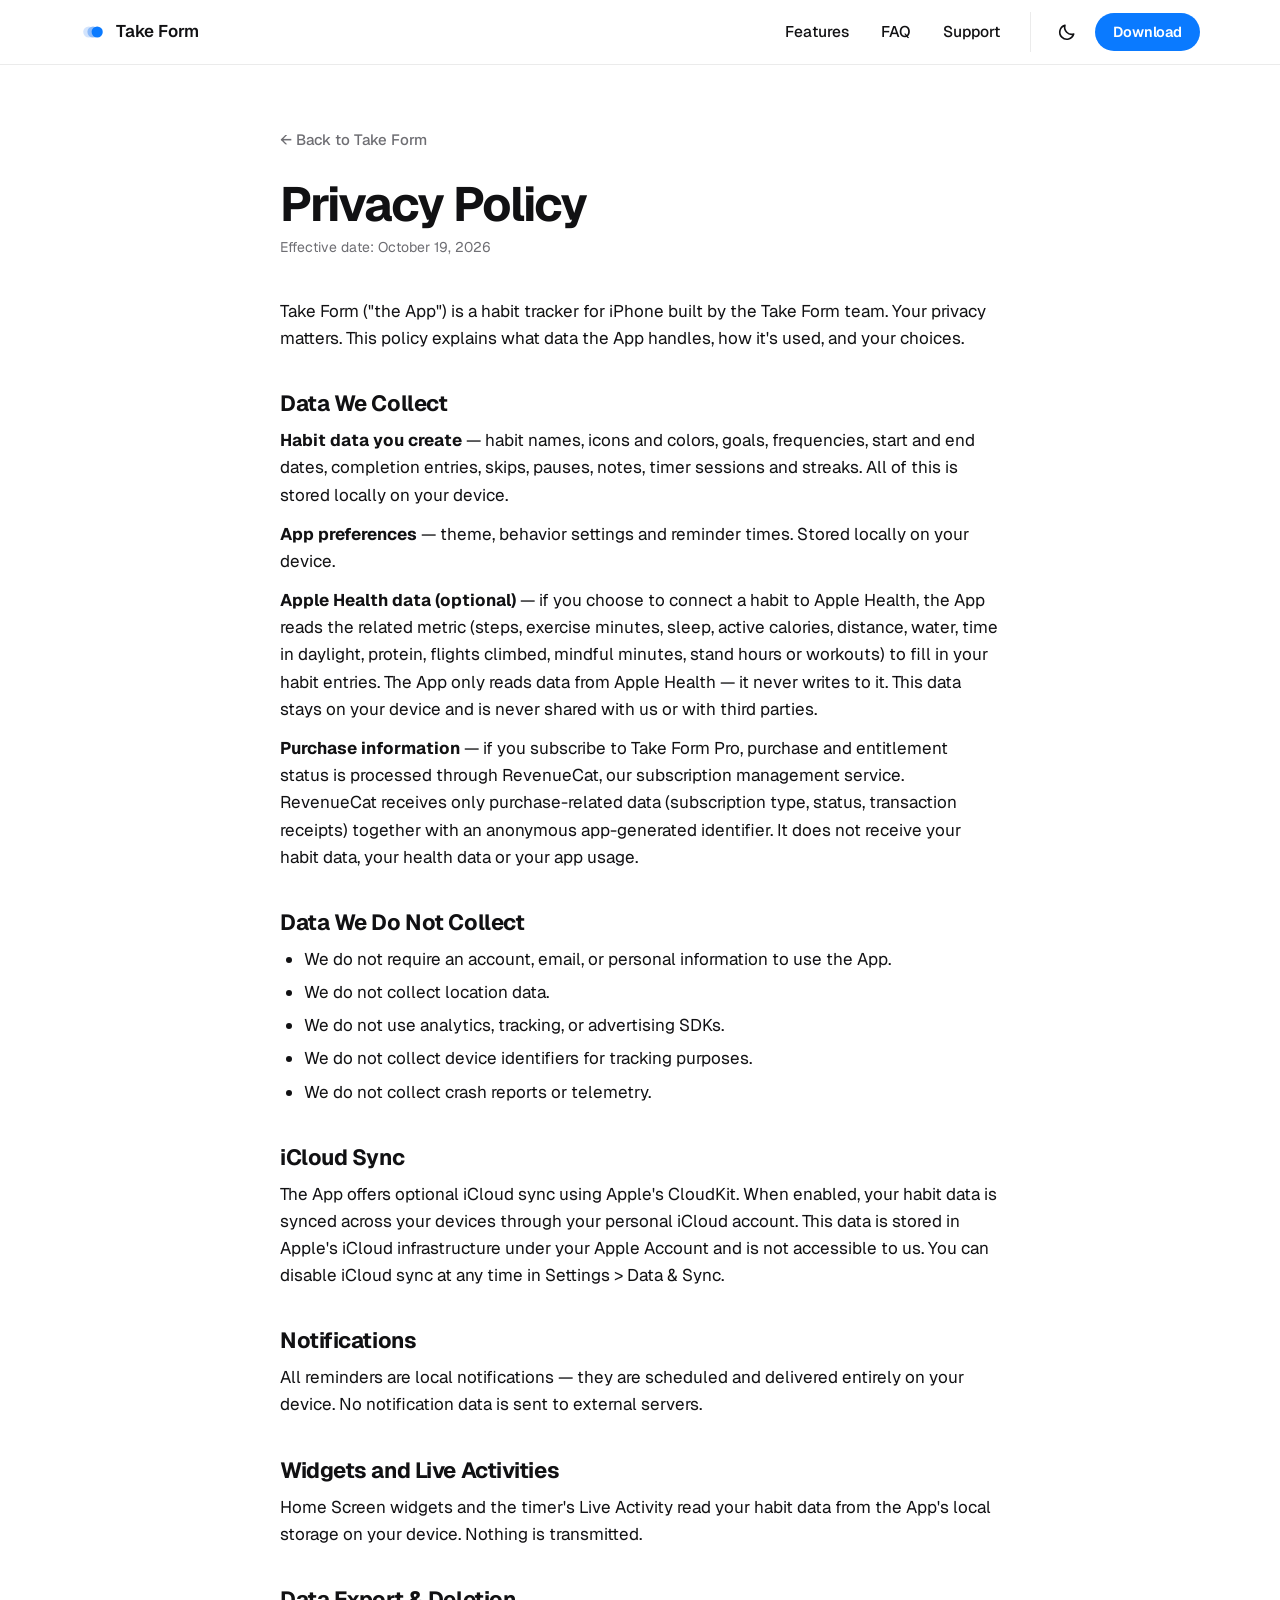
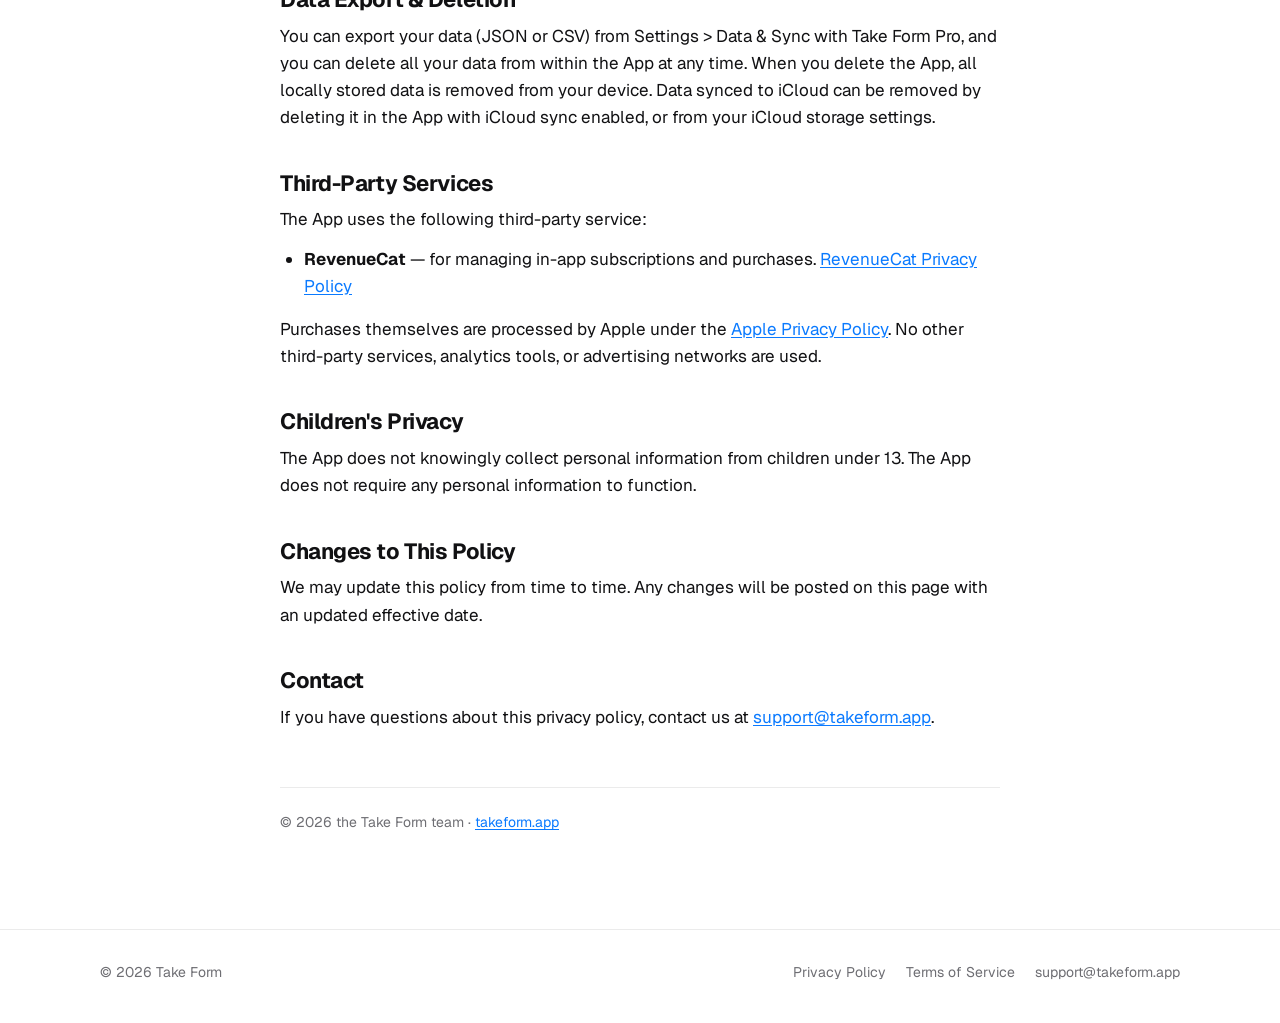
<file: privacy-policy.html>
<!DOCTYPE html>
<html lang="en">
<head>
  <meta charset="UTF-8">
  <meta name="viewport" content="width=device-width, initial-scale=1.0">
  <title>Take Form — Privacy Policy</title>
  <meta name="description" content="How Take Form handles your data: stored on your device, no account, no tracking, optional iCloud sync.">
  <meta name="theme-color" content="#ffffff" media="(prefers-color-scheme: light)">
  <meta name="theme-color" content="#000000" media="(prefers-color-scheme: dark)">
  <link rel="icon" href="assets/icon.svg" type="image/svg+xml">
  <link rel="preconnect" href="https://fonts.googleapis.com">
  <link rel="preconnect" href="https://fonts.gstatic.com" crossorigin>
  <link rel="stylesheet" href="https://fonts.googleapis.com/css2?family=Geist:wght@400;500;600;700;800&display=swap">
  <link rel="stylesheet" href="assets/site.css?v=1792449239">
</head>
<body>
<svg width="0" height="0" style="position:absolute" aria-hidden="true"><defs>
  <symbol id="discs" viewBox="0 0 1024 1024"><circle cx="347" cy="512" r="220" fill="var(--disc-1)"/><circle cx="512" cy="512" r="220" fill="var(--disc-2)"/><circle cx="677" cy="512" r="220" fill="var(--blue)"/></symbol>
  <symbol id="moon-o" viewBox="0 0 24 24"><path d="M20 14.5A8.5 8.5 0 019.5 4a8.5 8.5 0 1010.5 10.5z" fill="none" stroke="currentColor" stroke-width="2" stroke-linejoin="round"/></symbol>
  <symbol id="sun-o" viewBox="0 0 24 24"><circle cx="12" cy="12" r="4" fill="none" stroke="currentColor" stroke-width="2"/><path d="M12 2.5v2.5M12 19v2.5M2.5 12H5M19 12h2.5M5.3 5.3l1.8 1.8M16.9 16.9l1.8 1.8M5.3 18.7l1.8-1.8M16.9 7.1l1.8-1.8" stroke="currentColor" stroke-width="2" stroke-linecap="round"/></symbol>
</defs></svg>
<header class="nav">
  <div class="pill">
    <a class="brand" href="index.html" aria-label="Take Form home"><svg class="mark" aria-hidden="true"><use href="#discs"/></svg><span>Take Form</span></a>
    <nav class="nav-links" aria-label="Sections">
      <a class="link" href="index.html#features">Features</a>
      <a class="link" href="index.html#faq">FAQ</a>
      <a class="link" href="index.html#support">Support</a>
    </nav>
    <div class="nav-right">
      <button id="theme" class="theme-toggle" type="button" aria-label="Switch between light and dark mode">
        <svg class="moon" aria-hidden="true"><use href="#moon-o"/></svg>
        <svg class="sun" aria-hidden="true"><use href="#sun-o"/></svg>
      </button>
      <a class="btn btn-primary btn-sm" href="https://apps.apple.com/app/id6760654043">Download</a>
    </div>
  </div>
</header>
<main class="legal">
  <div class="wrap-narrow">
    <a class="back" href="index.html">← Back to Take Form</a>
    <h1>Privacy Policy</h1>
    <p class="date">Effective date: October 19, 2026</p>

    <p>Take Form ("the App") is a habit tracker for iPhone built by the Take Form team. Your privacy matters. This policy explains what data the App handles, how it's used, and your choices.</p>

    <h2>Data We Collect</h2>
    <p><strong>Habit data you create</strong> — habit names, icons and colors, goals, frequencies, start and end dates, completion entries, skips, pauses, notes, timer sessions and streaks. All of this is stored locally on your device.</p>
    <p><strong>App preferences</strong> — theme, behavior settings and reminder times. Stored locally on your device.</p>
    <p><strong>Apple Health data (optional)</strong> — if you choose to connect a habit to Apple Health, the App reads the related metric (steps, exercise minutes, sleep, active calories, distance, water, time in daylight, protein, flights climbed, mindful minutes, stand hours or workouts) to fill in your habit entries. The App only reads data from Apple Health — it never writes to it. This data stays on your device and is never shared with us or with third parties.</p>
    <p><strong>Purchase information</strong> — if you subscribe to Take Form Pro, purchase and entitlement status is processed through RevenueCat, our subscription management service. RevenueCat receives only purchase-related data (subscription type, status, transaction receipts) together with an anonymous app-generated identifier. It does not receive your habit data, your health data or your app usage.</p>

    <h2>Data We Do Not Collect</h2>
    <ul>
      <li>We do not require an account, email, or personal information to use the App.</li>
      <li>We do not collect location data.</li>
      <li>We do not use analytics, tracking, or advertising SDKs.</li>
      <li>We do not collect device identifiers for tracking purposes.</li>
      <li>We do not collect crash reports or telemetry.</li>
    </ul>

    <h2>iCloud Sync</h2>
    <p>The App offers optional iCloud sync using Apple's CloudKit. When enabled, your habit data is synced across your devices through your personal iCloud account. This data is stored in Apple's iCloud infrastructure under your Apple Account and is not accessible to us. You can disable iCloud sync at any time in Settings &gt; Data &amp; Sync.</p>

    <h2>Notifications</h2>
    <p>All reminders are local notifications — they are scheduled and delivered entirely on your device. No notification data is sent to external servers.</p>

    <h2>Widgets and Live Activities</h2>
    <p>Home Screen widgets and the timer's Live Activity read your habit data from the App's local storage on your device. Nothing is transmitted.</p>

    <h2>Data Export &amp; Deletion</h2>
    <p>You can export your data (JSON or CSV) from Settings &gt; Data &amp; Sync with Take Form Pro, and you can delete all your data from within the App at any time. When you delete the App, all locally stored data is removed from your device. Data synced to iCloud can be removed by deleting it in the App with iCloud sync enabled, or from your iCloud storage settings.</p>

    <h2>Third-Party Services</h2>
    <p>The App uses the following third-party service:</p>
    <ul>
      <li><strong>RevenueCat</strong> — for managing in-app subscriptions and purchases. <a href="https://www.revenuecat.com/privacy">RevenueCat Privacy Policy</a></li>
    </ul>
    <p>Purchases themselves are processed by Apple under the <a href="https://www.apple.com/legal/privacy/">Apple Privacy Policy</a>. No other third-party services, analytics tools, or advertising networks are used.</p>

    <h2>Children's Privacy</h2>
    <p>The App does not knowingly collect personal information from children under 13. The App does not require any personal information to function.</p>

    <h2>Changes to This Policy</h2>
    <p>We may update this policy from time to time. Any changes will be posted on this page with an updated effective date.</p>

    <h2>Contact</h2>
    <p>If you have questions about this privacy policy, contact us at <a href="mailto:support@takeform.app">support@takeform.app</a>.</p>
    <div class="footer-note">© 2026 the Take Form team · <a href="https://takeform.app">takeform.app</a></div>
  </div>
</main>
<footer>
  <div class="wrap">
    <div>© <span id="year">2026</span> Take Form</div>
    <nav aria-label="Legal">
      <a href="privacy-policy.html">Privacy Policy</a>
      <a href="terms-of-service.html">Terms of Service</a>
      <a href="mailto:support@takeform.app">support@takeform.app</a>
    </nav>
  </div>
</footer>
<script src="assets/site.js?v=1792449239"></script>
</body>
</html>
</file>
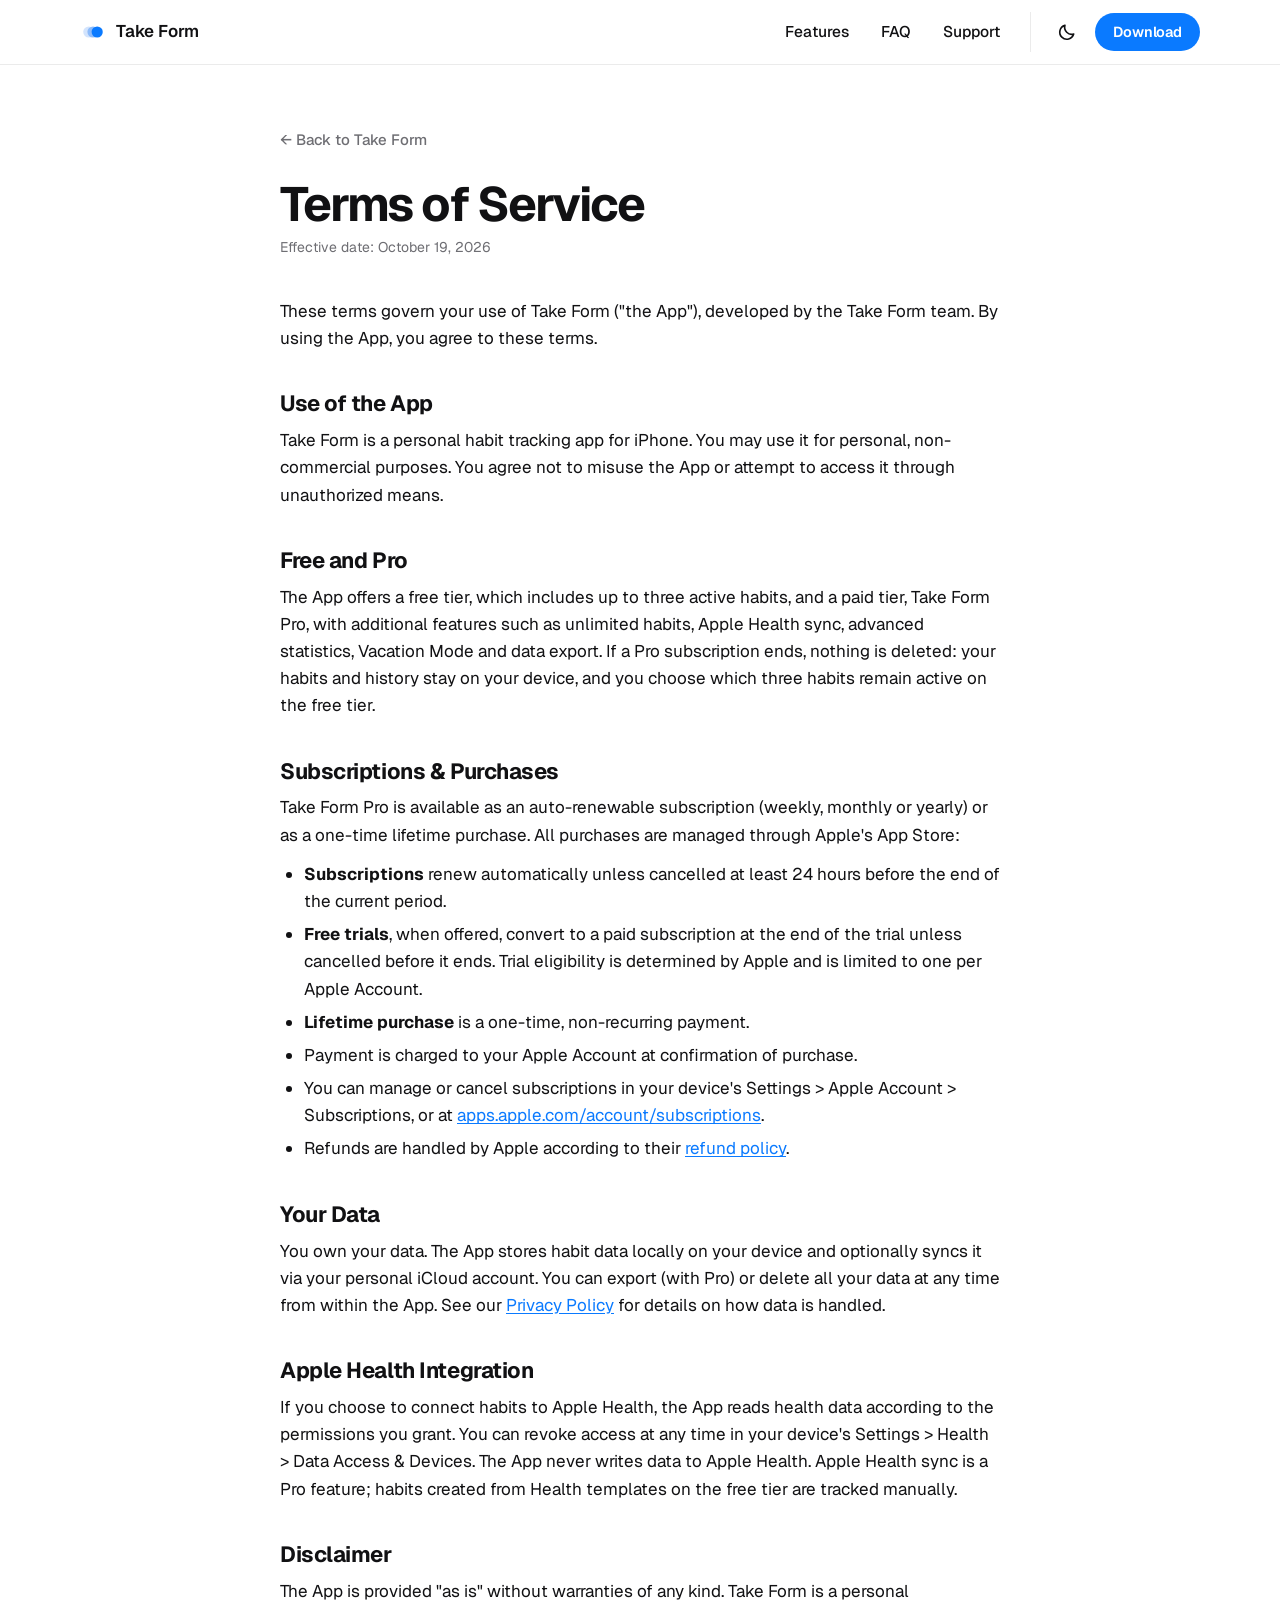
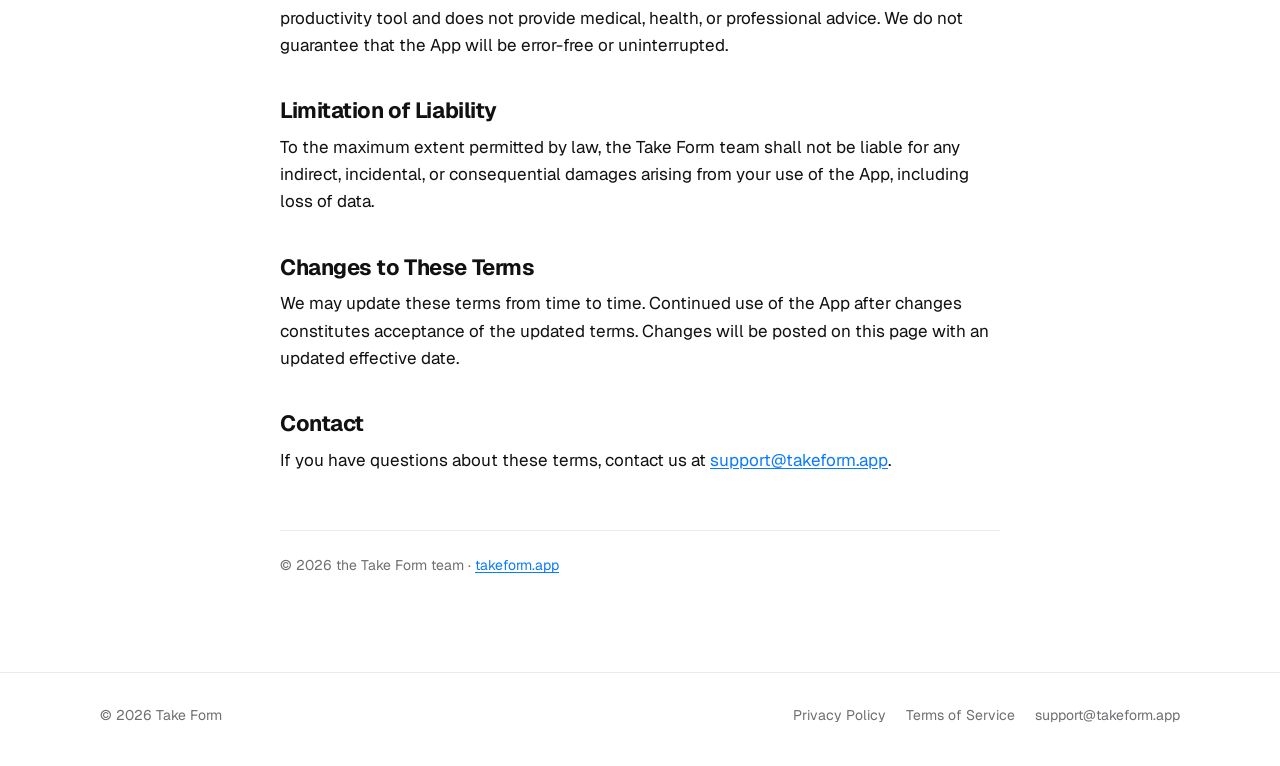
<file: terms-of-service.html>
<!DOCTYPE html>
<html lang="en">
<head>
  <meta charset="UTF-8">
  <meta name="viewport" content="width=device-width, initial-scale=1.0">
  <title>Take Form — Terms of Service</title>
  <meta name="description" content="The terms that govern your use of Take Form, including subscriptions, your data and Apple Health.">
  <meta name="theme-color" content="#ffffff" media="(prefers-color-scheme: light)">
  <meta name="theme-color" content="#000000" media="(prefers-color-scheme: dark)">
  <link rel="icon" href="assets/icon.svg" type="image/svg+xml">
  <link rel="preconnect" href="https://fonts.googleapis.com">
  <link rel="preconnect" href="https://fonts.gstatic.com" crossorigin>
  <link rel="stylesheet" href="https://fonts.googleapis.com/css2?family=Geist:wght@400;500;600;700;800&display=swap">
  <link rel="stylesheet" href="assets/site.css?v=1792449239">
</head>
<body>
<svg width="0" height="0" style="position:absolute" aria-hidden="true"><defs>
  <symbol id="discs" viewBox="0 0 1024 1024"><circle cx="347" cy="512" r="220" fill="var(--disc-1)"/><circle cx="512" cy="512" r="220" fill="var(--disc-2)"/><circle cx="677" cy="512" r="220" fill="var(--blue)"/></symbol>
  <symbol id="moon-o" viewBox="0 0 24 24"><path d="M20 14.5A8.5 8.5 0 019.5 4a8.5 8.5 0 1010.5 10.5z" fill="none" stroke="currentColor" stroke-width="2" stroke-linejoin="round"/></symbol>
  <symbol id="sun-o" viewBox="0 0 24 24"><circle cx="12" cy="12" r="4" fill="none" stroke="currentColor" stroke-width="2"/><path d="M12 2.5v2.5M12 19v2.5M2.5 12H5M19 12h2.5M5.3 5.3l1.8 1.8M16.9 16.9l1.8 1.8M5.3 18.7l1.8-1.8M16.9 7.1l1.8-1.8" stroke="currentColor" stroke-width="2" stroke-linecap="round"/></symbol>
</defs></svg>
<header class="nav">
  <div class="pill">
    <a class="brand" href="index.html" aria-label="Take Form home"><svg class="mark" aria-hidden="true"><use href="#discs"/></svg><span>Take Form</span></a>
    <nav class="nav-links" aria-label="Sections">
      <a class="link" href="index.html#features">Features</a>
      <a class="link" href="index.html#faq">FAQ</a>
      <a class="link" href="index.html#support">Support</a>
    </nav>
    <div class="nav-right">
      <button id="theme" class="theme-toggle" type="button" aria-label="Switch between light and dark mode">
        <svg class="moon" aria-hidden="true"><use href="#moon-o"/></svg>
        <svg class="sun" aria-hidden="true"><use href="#sun-o"/></svg>
      </button>
      <a class="btn btn-primary btn-sm" href="https://apps.apple.com/app/id6760654043">Download</a>
    </div>
  </div>
</header>
<main class="legal">
  <div class="wrap-narrow">
    <a class="back" href="index.html">← Back to Take Form</a>
    <h1>Terms of Service</h1>
    <p class="date">Effective date: October 19, 2026</p>

    <p>These terms govern your use of Take Form ("the App"), developed by the Take Form team. By using the App, you agree to these terms.</p>

    <h2>Use of the App</h2>
    <p>Take Form is a personal habit tracking app for iPhone. You may use it for personal, non-commercial purposes. You agree not to misuse the App or attempt to access it through unauthorized means.</p>

    <h2>Free and Pro</h2>
    <p>The App offers a free tier, which includes up to three active habits, and a paid tier, Take Form Pro, with additional features such as unlimited habits, Apple Health sync, advanced statistics, Vacation Mode and data export. If a Pro subscription ends, nothing is deleted: your habits and history stay on your device, and you choose which three habits remain active on the free tier.</p>

    <h2>Subscriptions &amp; Purchases</h2>
    <p>Take Form Pro is available as an auto-renewable subscription (weekly, monthly or yearly) or as a one-time lifetime purchase. All purchases are managed through Apple's App Store:</p>
    <ul>
      <li><strong>Subscriptions</strong> renew automatically unless cancelled at least 24 hours before the end of the current period.</li>
      <li><strong>Free trials</strong>, when offered, convert to a paid subscription at the end of the trial unless cancelled before it ends. Trial eligibility is determined by Apple and is limited to one per Apple Account.</li>
      <li><strong>Lifetime purchase</strong> is a one-time, non-recurring payment.</li>
      <li>Payment is charged to your Apple Account at confirmation of purchase.</li>
      <li>You can manage or cancel subscriptions in your device's Settings &gt; Apple Account &gt; Subscriptions, or at <a href="https://apps.apple.com/account/subscriptions">apps.apple.com/account/subscriptions</a>.</li>
      <li>Refunds are handled by Apple according to their <a href="https://support.apple.com/en-us/118223">refund policy</a>.</li>
    </ul>

    <h2>Your Data</h2>
    <p>You own your data. The App stores habit data locally on your device and optionally syncs it via your personal iCloud account. You can export (with Pro) or delete all your data at any time from within the App. See our <a href="privacy-policy.html">Privacy Policy</a> for details on how data is handled.</p>

    <h2>Apple Health Integration</h2>
    <p>If you choose to connect habits to Apple Health, the App reads health data according to the permissions you grant. You can revoke access at any time in your device's Settings &gt; Health &gt; Data Access &amp; Devices. The App never writes data to Apple Health. Apple Health sync is a Pro feature; habits created from Health templates on the free tier are tracked manually.</p>

    <h2>Disclaimer</h2>
    <p>The App is provided "as is" without warranties of any kind. Take Form is a personal productivity tool and does not provide medical, health, or professional advice. We do not guarantee that the App will be error-free or uninterrupted.</p>

    <h2>Limitation of Liability</h2>
    <p>To the maximum extent permitted by law, the Take Form team shall not be liable for any indirect, incidental, or consequential damages arising from your use of the App, including loss of data.</p>

    <h2>Changes to These Terms</h2>
    <p>We may update these terms from time to time. Continued use of the App after changes constitutes acceptance of the updated terms. Changes will be posted on this page with an updated effective date.</p>

    <h2>Contact</h2>
    <p>If you have questions about these terms, contact us at <a href="mailto:support@takeform.app">support@takeform.app</a>.</p>
    <div class="footer-note">© 2026 the Take Form team · <a href="https://takeform.app">takeform.app</a></div>
  </div>
</main>
<footer>
  <div class="wrap">
    <div>© <span id="year">2026</span> Take Form</div>
    <nav aria-label="Legal">
      <a href="privacy-policy.html">Privacy Policy</a>
      <a href="terms-of-service.html">Terms of Service</a>
      <a href="mailto:support@takeform.app">support@takeform.app</a>
    </nav>
  </div>
</footer>
<script src="assets/site.js?v=1792449239"></script>
</body>
</html>
</file>
<file: assets/site.css>
/* Take Form — site styles. Monochrome, one page, generous air. Tokens mirror the app. */
:root {
  --blue: #0A7AFF;
  --blue-deep: #0062D6;
  --disc-1: #D3E4FD;
  --disc-2: #8DBBFA;
  --ink: #111113;
  --ink-2: #6e6e73;
  --ink-3: #aeaeb2;
  --bg: #ffffff;
  --bg-2: #EEF4FF;
  --tint: #E5EFFF;
  --card: #ffffff;
  --fill: rgba(120,120,128,0.10);
  --fill-2: rgba(120,120,128,0.18);
  --hairline: rgba(0,0,0,0.08);
  --green: #34C759; --orange: #FF9500; --red: #FF3B30; --purple: #AF52DE;
  --teal: #30B0C7; --indigo: #5856D6; --pink: #FF2D55; --mint: #00C7BE; --yellow: #FFCC00;
  --shadow: 0 40px 90px rgba(0,0,0,0.14), 0 2px 6px rgba(0,0,0,0.06);
  --font: "Geist", -apple-system, BlinkMacSystemFont, "SF Pro Text", "Segoe UI", Roboto, Helvetica, Arial, sans-serif;
  color-scheme: light dark;
}
@media (prefers-color-scheme: dark) {
  :root:not([data-theme="light"]) {
    --disc-1: #154678; --disc-2: #1060B0;
    --ink: #f5f5f7; --ink-2: #a1a1a6; --ink-3: #636366;
    --bg: #000000; --bg-2: #0A1424; --tint: #0B1A2E; --card: #1c1c1e;
    --fill: rgba(120,120,128,0.24); --fill-2: rgba(120,120,128,0.36);
    --hairline: rgba(255,255,255,0.10);
    --shadow: 0 40px 90px rgba(0,0,0,0.7), 0 2px 6px rgba(0,0,0,0.5);
  }
}
:root[data-theme="dark"] {
  --disc-1: #154678; --disc-2: #1060B0;
  --ink: #f5f5f7; --ink-2: #a1a1a6; --ink-3: #636366;
  --bg: #000000; --bg-2: #0A1424; --tint: #0B1A2E; --card: #1c1c1e;
  --fill: rgba(120,120,128,0.24); --fill-2: rgba(120,120,128,0.36);
  --hairline: rgba(255,255,255,0.10);
  --shadow: 0 40px 90px rgba(0,0,0,0.7), 0 2px 6px rgba(0,0,0,0.5);
}

* { box-sizing: border-box; margin: 0; padding: 0; }
html { scroll-behavior: smooth; -webkit-text-size-adjust: 100%; }
body {
  font-family: var(--font); color: var(--ink); background: var(--bg);
  line-height: 1.5; -webkit-font-smoothing: antialiased; text-rendering: optimizeLegibility; overflow-x: hidden;
}
a { color: var(--ink); text-decoration: none; }
a:hover { text-decoration: underline; }
img, svg { display: block; max-width: 100%; }
button { font: inherit; }
.wrap { width: min(1080px, 100% - 32px); margin-inline: auto; }
.wrap-narrow { width: min(720px, 100% - 32px); margin-inline: auto; }

/* ---------- Nav: traditional bar ---------- */
.nav { position: fixed; top: 0; left: 0; right: 0; z-index: 50;
  background: color-mix(in srgb, var(--bg) 82%, transparent);
  -webkit-backdrop-filter: saturate(180%) blur(20px); backdrop-filter: saturate(180%) blur(20px);
  border-bottom: 1px solid var(--hairline); }
.nav .pill { width: min(1120px, 100% - 40px); margin-inline: auto; display: flex; align-items: center; height: 64px; }
.brand { display: inline-flex; align-items: center; gap: 10px; color: var(--ink); font-weight: 600; font-size: 17px; letter-spacing: -0.01em; margin-right: auto; }
.brand:hover { text-decoration: none; }
.nav-links { display: flex; align-items: center; gap: 4px; }
.nav-links .link { color: var(--ink); font-size: 15.5px; font-weight: 500; padding: 0 14px; height: 40px; display: inline-flex; align-items: center; border-radius: 999px; }
.nav-links .link:hover { background: var(--fill); color: var(--blue); text-decoration: none; }
.nav-right { display: flex; align-items: center; gap: 8px; margin-left: 16px; padding-left: 16px; border-left: 1px solid var(--hairline); }
.theme-toggle { width: 40px; height: 40px; border-radius: 999px; border: 0; background: transparent; color: var(--ink); display: grid; place-items: center; cursor: pointer; }
.theme-toggle:hover { background: var(--fill); }
.theme-toggle svg { width: 20px; height: 20px; }
.theme-toggle .sun { display: none; }
@media (prefers-color-scheme: dark) { :root:not([data-theme="light"]) .theme-toggle .sun { display: block; } :root:not([data-theme="light"]) .theme-toggle .moon { display: none; } }
:root[data-theme="dark"] .theme-toggle .sun { display: block; }
:root[data-theme="dark"] .theme-toggle .moon { display: none; }
.nav-links .btn-primary, .nav-links .btn-primary:hover { color: #fff; }
@media (max-width: 720px) { .nav-links { display: none; } .nav-right { margin-left: 0; padding-left: 0; border-left: 0; } .nav .pill { height: 58px; width: min(1120px, 100% - 32px); } }

/* ---------- Buttons: ink on paper ---------- */
.btn {
  display: inline-flex; align-items: center; justify-content: center; gap: 8px;
  height: 44px; padding: 0 20px; border-radius: 999px; font-weight: 600; font-size: 15px; letter-spacing: -0.01em;
  transition: transform .15s ease, background .15s ease, opacity .15s ease; white-space: nowrap; border: 0; cursor: pointer;
}
.btn:hover { text-decoration: none; }
.btn:active { transform: scale(0.97); }
.btn-primary { background: var(--blue); color: #fff; }
.btn-primary:hover { background: var(--blue-deep); }
.btn-quiet { background: var(--fill); color: var(--ink); }
.btn-quiet:hover { background: var(--fill-2); }
.btn-sm { height: 38px; padding: 0 18px; font-size: 14.5px; }
.btn-lg { height: 54px; padding: 0 28px; font-size: 17px; }

.mark { width: 26px; height: 26px; }

/* ---------- Type ---------- */
.eyebrow { color: var(--blue); font-weight: 600; font-size: 14px; letter-spacing: 0.06em; text-transform: uppercase; margin-bottom: 16px; }
h1 { font-size: clamp(44px, 7.2vw, 82px); line-height: 1.0; font-weight: 700; letter-spacing: -0.04em; }
h2 { font-size: clamp(34px, 4.8vw, 58px); line-height: 1.04; font-weight: 700; letter-spacing: -0.035em; }
h3 { font-size: 21px; font-weight: 600; letter-spacing: -0.02em; line-height: 1.25; }
.lead { color: var(--ink-2); font-size: clamp(18px, 2.1vw, 23px); line-height: 1.5; letter-spacing: -0.01em; }
.muted { color: var(--ink-2); }

/* ---------- Hero ---------- */
.hero { position: relative; overflow: hidden; padding: 136px 0 0;
  background:
    radial-gradient(70% 60% at 70% 0%, var(--tint), transparent 70%),
    radial-gradient(50% 40% at 0% 100%, color-mix(in srgb, var(--tint) 70%, transparent), transparent 70%),
    var(--bg);
}
.h1-quiet { color: var(--ink-2); font-weight: 500; }
.h1-loud { color: var(--ink); font-weight: 800; }
.chips { margin: -8px 0 88px; display: grid; gap: 12px; overflow: hidden;
  -webkit-mask-image: linear-gradient(90deg, transparent, #000 10%, #000 90%, transparent);
  mask-image: linear-gradient(90deg, transparent, #000 10%, #000 90%, transparent); }
.chips-row { overflow: hidden; }
.chips-track { display: flex; gap: 12px; width: max-content; animation: chips-scroll 80s linear infinite; }
.chips-row.reverse .chips-track { animation-direction: reverse; animation-duration: 95s; }
.chips-row:nth-child(3) .chips-track { animation-duration: 110s; }
.chips:hover .chips-track { animation-play-state: paused; }
.chip { display: inline-flex; align-items: center; height: 44px; padding: 0 20px; border-radius: 999px;
  border: 1px solid var(--hairline); background: var(--card); color: var(--ink); font-size: 16px; font-weight: 500; letter-spacing: -0.01em; white-space: nowrap; }
@keyframes chips-scroll { from { transform: translateX(0); } to { transform: translateX(-50%); } }
@media (prefers-reduced-motion: reduce) { .chips-track { animation: none; } }
@media (max-width: 720px) { .chip { height: 38px; padding: 0 16px; font-size: 14.5px; } .chips { gap: 10px; margin: -4px 0 64px; } }
.support-mail { margin-top: 28px; font-size: 17px; height: 54px; padding: 0 28px; }
.section-head .fine { margin-top: 16px; font-size: 13px; }
#support .section-head { margin-bottom: 0; }
.hero-grid { display: grid; grid-template-columns: 1.05fr 0.95fr; align-items: center; gap: 48px; }
.hero-copy { text-align: left; }
.hero h1 { font-size: clamp(42px, 5.8vw, 74px); max-width: 12ch; }
.hero .lead { max-width: 38ch; margin: 22px 0 0; font-size: clamp(18px, 1.7vw, 22px); }
.hero .cta { display: flex; gap: 12px; margin-top: 32px; flex-wrap: wrap; }
.hero .fine { color: var(--ink-2); font-size: 14px; margin-top: 14px; }
.hero-phone { width: min(340px, 86vw); justify-self: center; }
@media (max-width: 860px) { .hero-grid { grid-template-columns: 1fr; gap: 44px; } .hero-copy { text-align: center; } .hero h1 { margin-inline: auto; max-width: 14ch; } .hero .lead { margin-inline: auto; } .hero .cta { justify-content: center; } }
@media (max-width: 720px) { .hero { padding-top: 112px; } }

/* ---------- Trust strip (platforms / facts) ---------- */
.strip { border-top: 1px solid var(--hairline); border-bottom: 1px solid var(--hairline); padding: 26px 0; margin-top: 64px; }
.strip ul { list-style: none; display: flex; justify-content: center; gap: 44px; flex-wrap: wrap; }
.strip li { display: inline-flex; align-items: center; gap: 10px; color: var(--ink); font-size: 16px; font-weight: 500; }
.strip li svg { width: 22px; height: 22px; color: var(--ink); }
@media (max-width: 720px) { .strip ul { gap: 16px 24px; } .strip { margin-top: 48px; padding: 22px 0; } .strip li { font-size: 14px; } }

/* ---------- Phone frame ---------- */
.phone { position: relative; background: #101012; border-radius: 54px; padding: 12px; box-shadow: var(--shadow); aspect-ratio: 440 / 956; }
.phone .screen { position: absolute; inset: 12px; border-radius: 44px; overflow: hidden; background: var(--bg-grouped); color: var(--ink); font-size: 14px; display: flex; flex-direction: column; }
.phone.dark .screen { --bg-grouped:#000; --card:#1c1c1e; --ink:#f5f5f7; --ink-2:#a1a1a6; --ink-3:#636366; --fill: rgba(120,120,128,0.24); --hairline: rgba(255,255,255,0.1); --disc-1:#154678; --disc-2:#1060B0; }
.phone.light .screen { --bg-grouped:#f2f2f7; --card:#fff; --ink:#1d1d1f; --ink-2:#6e6e73; --ink-3:#aeaeb2; --fill: rgba(120,120,128,0.12); --hairline: rgba(0,0,0,0.08); --disc-1:#D3E4FD; --disc-2:#8DBBFA; }
.island { position: absolute; left: 50%; top: 14px; transform: translateX(-50%); width: 34%; height: 28px; border-radius: 999px; background: #000; z-index: 3; }
.statusbar { display: flex; justify-content: space-between; align-items: center; padding: 20px 28px 0; font-weight: 600; font-size: 14px; }
.statusbar .right { display: flex; gap: 5px; align-items: center; }
.statusbar .right i { display: inline-block; width: 18px; height: 10px; border: 1.5px solid var(--ink); border-radius: 3px; position: relative; opacity: .9; }
.statusbar .right i::after { content: ""; position: absolute; inset: 1.5px; background: var(--ink); border-radius: 1px; }
.screen .content { padding: 10px 16px 0; flex: 1; display: flex; flex-direction: column; gap: 10px; overflow: hidden; }
.screen .navtitle { display: flex; align-items: baseline; justify-content: space-between; padding: 18px 2px 2px; }
.screen .navtitle b { font-size: 31px; font-weight: 700; letter-spacing: -0.02em; }
.screen .navtitle .plus { width: 30px; height: 30px; border-radius: 50%; background: var(--fill); display: grid; place-items: center; font-size: 20px; font-weight: 500; color: var(--ink); align-self: center; }
.card { background: var(--card); border-radius: 22px; }
.weekstrip { display: grid; grid-template-columns: repeat(7, 1fr); gap: 2px; padding: 8px 8px; }
.weekstrip div { text-align: center; border-radius: 10px; padding: 5px 0 6px; }
.weekstrip small { display: block; font-size: 10px; color: var(--ink-2); }
.weekstrip b { display: block; font-size: 14px; font-weight: 500; }
.weekstrip .sel { background: var(--fill); }
.weekstrip .sel b { font-weight: 600; }
.weekstrip .fut b, .weekstrip .fut small { color: var(--ink-3); }
.rows { padding: 0; overflow: hidden; }
.row { display: flex; align-items: center; gap: 12px; padding: 12px 14px; }
.row + .row { border-top: 1px solid var(--hairline); margin-left: 60px; padding-left: 0; }
.row + .row .ico { margin-left: -46px; }
.row .ico { width: 34px; height: 34px; display: grid; place-items: center; flex: none; }
.row .ico svg { width: 24px; height: 24px; }
.row .txt { flex: 1; min-width: 0; }
.row .txt b { display: block; font-size: 15px; font-weight: 600; letter-spacing: -0.01em; }
.row .txt span { display: block; font-size: 12.5px; color: var(--ink-2); }
.row .cap { display: inline-flex; align-items: center; gap: 5px; height: 30px; padding: 0 11px; border-radius: 999px; background: var(--fill); font-size: 12.5px; font-weight: 600; }
.row .cap svg { width: 11px; height: 11px; }
.rows.done { opacity: .55; }
.rows.done .row { padding: 8px 14px; }
.rows.done .row .ico { width: 28px; height: 28px; }
.rows.done .row .ico svg { width: 18px; height: 18px; color: var(--ink-2); }
.tabbar { margin-top: auto; display: flex; justify-content: space-around; align-items: flex-end; padding: 10px 24px 26px; border-top: 1px solid var(--hairline); background: var(--card); }
.tabbar div { display: flex; flex-direction: column; align-items: center; gap: 3px; font-size: 10px; color: var(--ink-2); font-weight: 500; }
.tabbar div.on { color: var(--blue); }
.tabbar svg { width: 24px; height: 24px; }

/* ---------- Sections: one idea per screen (the Streaks rhythm) ---------- */
section { padding: 104px 0; scroll-margin-top: 64px; }
@media (max-width: 720px) { section { padding: 72px 0; } }
.section-head { max-width: 720px; margin: 0 auto 64px; text-align: center; }
@media (max-width: 720px) { .section-head { margin-bottom: 40px; } }
.section-head .lead { margin-top: 18px; max-width: 50ch; margin-inline: auto; text-wrap: balance; }

.feature { display: grid; grid-template-columns: 1fr 1fr; gap: 80px; align-items: center; }
.feature + .feature { margin-top: 112px; }
.feature.flip .copy { order: 2; }
.feature .copy h2 { font-size: clamp(32px, 3.8vw, 46px); margin-bottom: 16px; }
.feature .copy .lead { font-size: 19px; }
.feature .copy ul { list-style: none; margin-top: 28px; display: grid; gap: 14px; }
.dots-list { list-style: none; margin-top: 26px; display: grid; gap: 12px; }
.feature .copy .dots-list li, .dots-list li { display: block; position: relative; padding-left: 22px; font-size: 16.5px; line-height: 1.5; color: var(--ink-2); }
.feature .copy .dots-list li strong, .dots-list li strong { color: var(--ink); font-weight: 600; }
.feature .copy .dots-list li::before, .dots-list li::before { content: ""; position: absolute; left: 2px; top: 0.72em; width: 7px; height: 7px; border-radius: 50%; background: var(--blue); }
.feature .copy li { display: flex; gap: 12px; align-items: flex-start; font-size: 17px; line-height: 1.45; }
.feature .copy li svg { width: 19px; height: 19px; flex: none; margin-top: 3px; color: var(--blue); }
.feature .art { display: flex; justify-content: center; }
.feature .art .phone { width: min(320px, 80vw); }
@media (max-width: 860px) {
  .feature { grid-template-columns: 1fr; gap: 44px; text-align: center; }
  .feature .copy ul { text-align: left; max-width: 520px; margin-inline: auto; }
  .feature.flip .copy { order: 0; }
  .feature + .feature { margin-top: 88px; }
}

/* ---------- Divided section (subtle band) ---------- */
.band { background: var(--bg-2); }
.band .tile { background: var(--card); }
.band .chip { background: var(--card); }

/* ---------- Grid of quiet tiles ---------- */
.grid { display: grid; grid-template-columns: repeat(3, 1fr); gap: 14px; }
.tile { border: 1px solid var(--hairline); border-radius: 24px; padding: 28px; display: flex; flex-direction: column; gap: 8px; min-height: 232px; overflow: hidden; background: var(--bg); }
.tile h3 { font-size: 20px; }
.tile p { color: var(--ink-2); font-size: 16px; line-height: 1.5; max-width: 52ch; }
.tile .glyph { width: 36px; height: 36px; border-radius: 10px; display: grid; place-items: center; color: var(--blue); background: color-mix(in srgb, var(--blue) 12%, transparent); margin-bottom: 10px; }
.tile .glyph svg { width: 20px; height: 20px; }
.tile.wide { grid-column: span 2; }
.tile .art { margin-top: auto; padding-top: 20px; }
@media (max-width: 860px) { .grid { grid-template-columns: 1fr 1fr; } }
@media (max-width: 560px) { .grid { grid-template-columns: 1fr; } .tile.wide { grid-column: span 1; } .tile { min-height: 0; } }

/* ---------- Mock bits ---------- */
.mini-widget { background: var(--card); border: 1px solid var(--hairline); border-radius: 20px; padding: 14px 16px; width: 170px; }
.mini-widget .t { font-weight: 600; font-size: 14px; letter-spacing: -0.01em; line-height: 1.2; }
.mini-widget .s { font-size: 12px; color: var(--ink-2); margin-top: 2px; }
.dots { display: grid; grid-template-columns: repeat(7, 1fr); gap: 5px; margin-top: 12px; }
.dots i { aspect-ratio: 1; border-radius: 50%; background: var(--fill); display: block; }
.dots i.on { background: var(--blue); }
.dots i.half { background: var(--disc-2); }
.year { display: grid; grid-template-columns: repeat(26, 1fr); gap: 3px; }
.year i { aspect-ratio: 1; border-radius: 50%; background: var(--fill); display: block; }
.year i.on { background: var(--blue); }
.year i.half { background: var(--disc-2); }
.la { background: #000; color: #fff; border-radius: 26px; padding: 16px 18px; display: flex; align-items: center; gap: 14px; width: 100%; max-width: 360px; border: 1px solid rgba(255,255,255,0.12); }
.la .ring { position: relative; width: 48px; height: 48px; border-radius: 50%; background: conic-gradient(var(--teal) 0 62%, rgba(255,255,255,0.15) 62% 100%); display: grid; place-items: center; flex: none; }
.la .ring::after { content: ""; width: 36px; height: 36px; border-radius: 50%; background: #000; }
.la .ring svg { position: absolute; width: 18px; height: 18px; color: var(--teal); }
.la b { display: block; font-size: 15px; }
.la span { font-size: 13px; color: #a1a1a6; }
.la .time { margin-left: auto; font-variant-numeric: tabular-nums; font-weight: 600; font-size: 22px; letter-spacing: -0.01em; }
.stat-card { background: var(--card); border-radius: 16px; padding: 18px 16px; display: grid; gap: 14px; }
.stat-card .eyebrow { margin: 0; font-size: 12px; text-transform: none; letter-spacing: 0; color: var(--ink-2) !important; font-weight: 500; }
.stat-card .lockup { font-size: 30px; font-weight: 700; letter-spacing: -0.02em; line-height: 1; }
.stat-card .lockup small { font-size: 17px; font-weight: 400; color: var(--ink-2); }
.stat-card hr { border: 0; border-top: 1px solid var(--hairline); }
.stat-card .cols { display: grid; grid-template-columns: repeat(3, 1fr); gap: 8px; }
.stat-card .cols b { display: block; font-size: 18px; font-weight: 600; }
.stat-card .cols span { font-size: 12px; color: var(--ink-2); }
.bars { display: flex; align-items: flex-end; gap: 6px; height: 70px; }
.bars i { flex: 1; background: var(--blue); border-radius: 6px 6px 0 0; opacity: .35; }
.bars i.on { opacity: 1; }

/* ---------- Privacy: a plain list ---------- */
.plist { display: grid; grid-template-columns: repeat(4, 1fr); gap: 0; border-top: 1px solid var(--hairline); }
.plist > div { padding: 28px 24px 28px 0; border-bottom: 1px solid var(--hairline); }
.plist h3 { font-size: 18px; margin: 16px 0 6px; }
.plist p { color: var(--ink-2); font-size: 15.5px; line-height: 1.5; }
.plist svg { width: 24px; height: 24px; color: var(--blue); }
@media (max-width: 860px) { .plist { grid-template-columns: 1fr 1fr; } }
@media (max-width: 480px) { .plist { grid-template-columns: 1fr; } }

/* ---------- FAQ ---------- */
.faq { max-width: 720px; margin: 0 auto; }
.faq details { border-top: 1px solid var(--hairline); padding: 22px 0; }
.faq details:last-child { border-bottom: 1px solid var(--hairline); }
.faq summary { cursor: pointer; font-weight: 600; font-size: 18px; letter-spacing: -0.01em; list-style: none; display: flex; justify-content: space-between; align-items: center; gap: 16px; }
.faq summary::-webkit-details-marker { display: none; }
.faq summary::after { content: "+"; color: var(--ink-2); font-size: 22px; font-weight: 300; transition: transform .2s; }
.faq details[open] summary::after { transform: rotate(45deg); }
.faq p { color: var(--ink-2); margin-top: 12px; font-size: 17px; line-height: 1.55; max-width: 60ch; }

/* ---------- Final CTA ---------- */
.cta-final { text-align: center; position: relative; overflow: hidden;
  background: radial-gradient(60% 70% at 50% 115%, var(--tint), transparent 70%), var(--bg); }
.cta-final .discs { width: 56px; height: 56px; margin: 0 auto 26px; }
.cta-final .lead { max-width: 44ch; margin: 18px auto 32px; text-wrap: balance; }

/* ---------- Footer ---------- */
footer { padding: 32px 0 40px; border-top: 1px solid var(--hairline); color: var(--ink-2); font-size: 14px; }
footer .wrap { display: flex; justify-content: space-between; align-items: center; gap: 16px; flex-wrap: wrap; }
footer nav { display: flex; gap: 20px; flex-wrap: wrap; align-items: center; }
footer a { color: var(--ink-2); }
footer a:hover { color: var(--blue); text-decoration: none; }

/* ---------- Legal pages ---------- */
.legal { padding: 128px 0 96px; }
.legal h1 { font-size: clamp(34px, 5vw, 48px); margin-bottom: 8px; }
.legal .date { color: var(--ink-2); font-size: 14px; margin-bottom: 40px; }
.legal h2 { font-size: 22px; margin: 40px 0 12px; letter-spacing: -0.02em; }
.legal p, .legal li { font-size: 17px; color: var(--ink); margin-bottom: 12px; line-height: 1.6; }
.legal li { margin-bottom: 6px; }
.legal ul { padding-left: 24px; margin-bottom: 16px; }
.legal a { color: var(--blue); text-decoration: underline; text-underline-offset: 2px; }
.legal .back { display: inline-flex; align-items: center; gap: 6px; font-size: 15px; font-weight: 500; margin-bottom: 28px; color: var(--ink-2); text-decoration: none; }
.legal .back:hover { color: var(--blue); }
.legal .footer-note { margin-top: 56px; padding-top: 24px; border-top: 1px solid var(--hairline); font-size: 14px; color: var(--ink-2); }

/* ---------- Reveal ---------- */
.reveal { opacity: 0; transform: translateY(16px); transition: opacity .7s ease, transform .7s ease; }
.reveal.in { opacity: 1; transform: none; }
@media (prefers-reduced-motion: reduce) { .reveal { opacity: 1; transform: none; transition: none; } html { scroll-behavior: auto; } }
</file>
